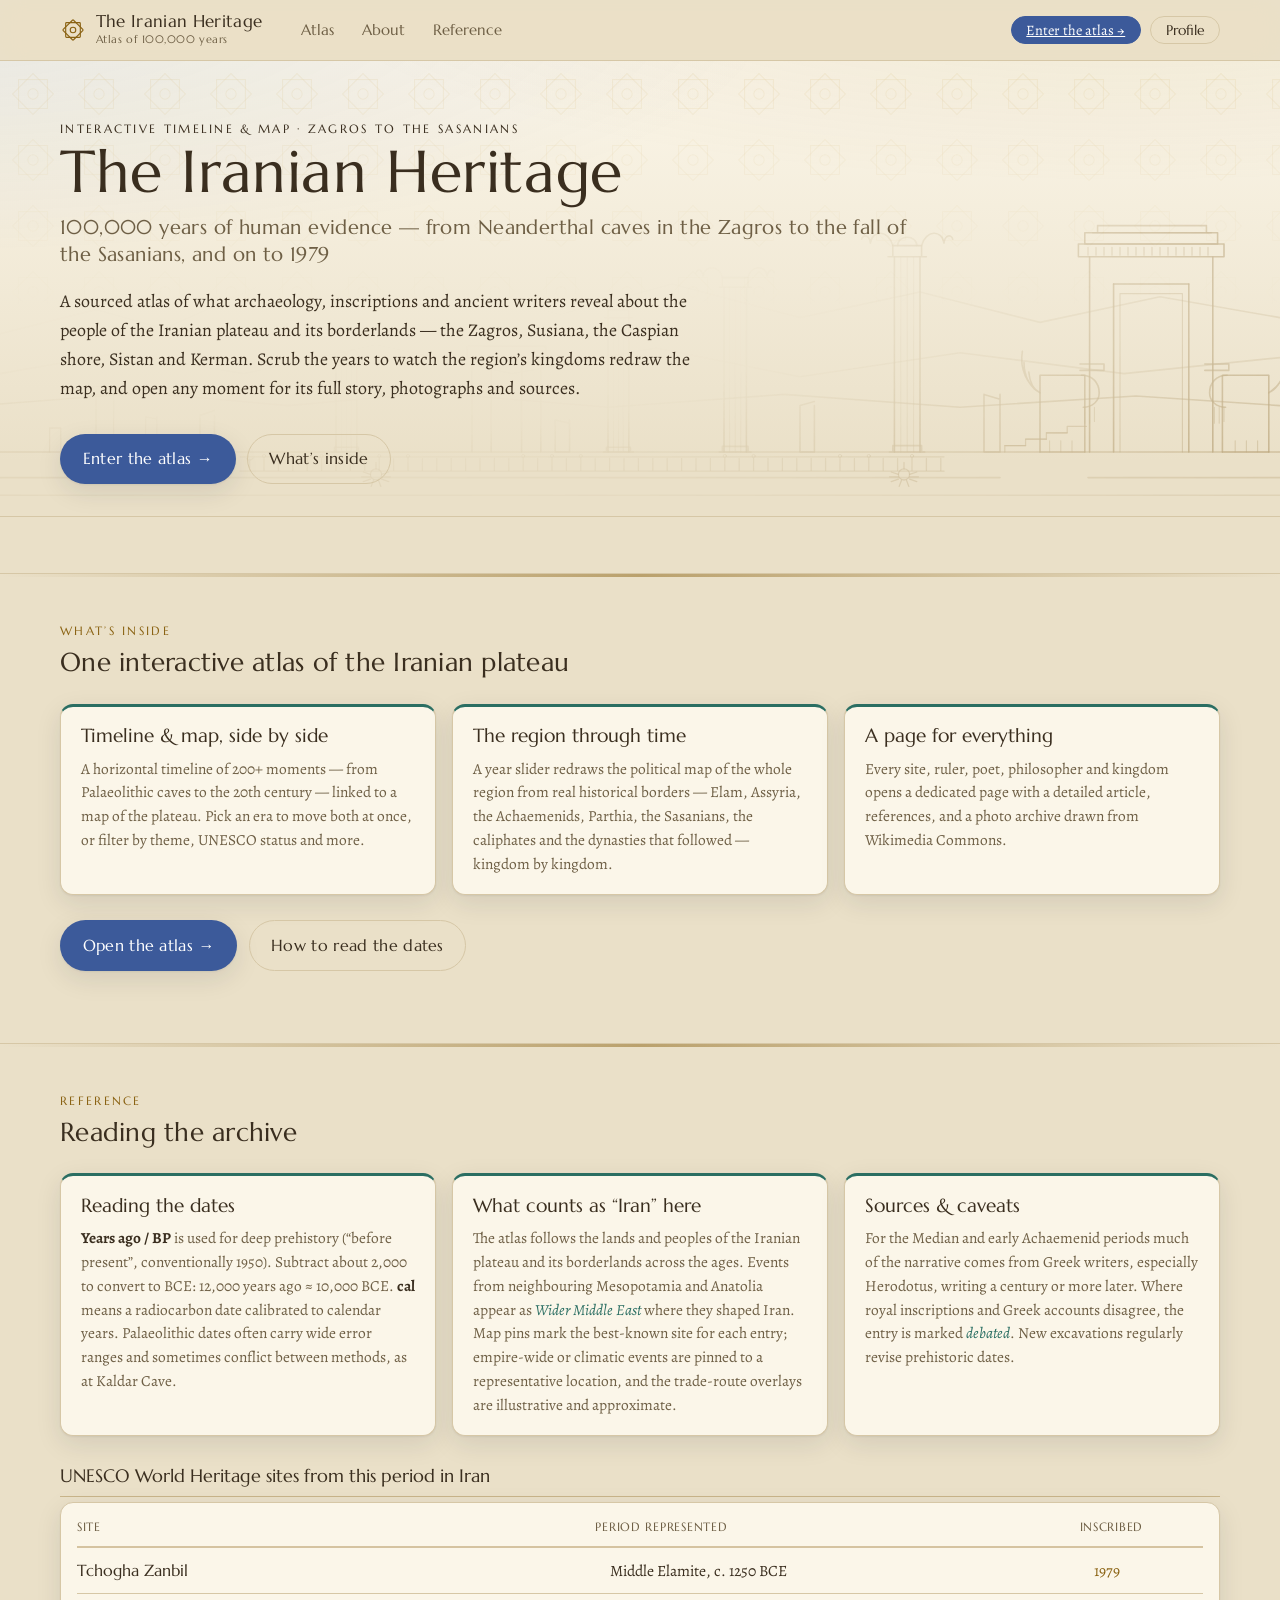
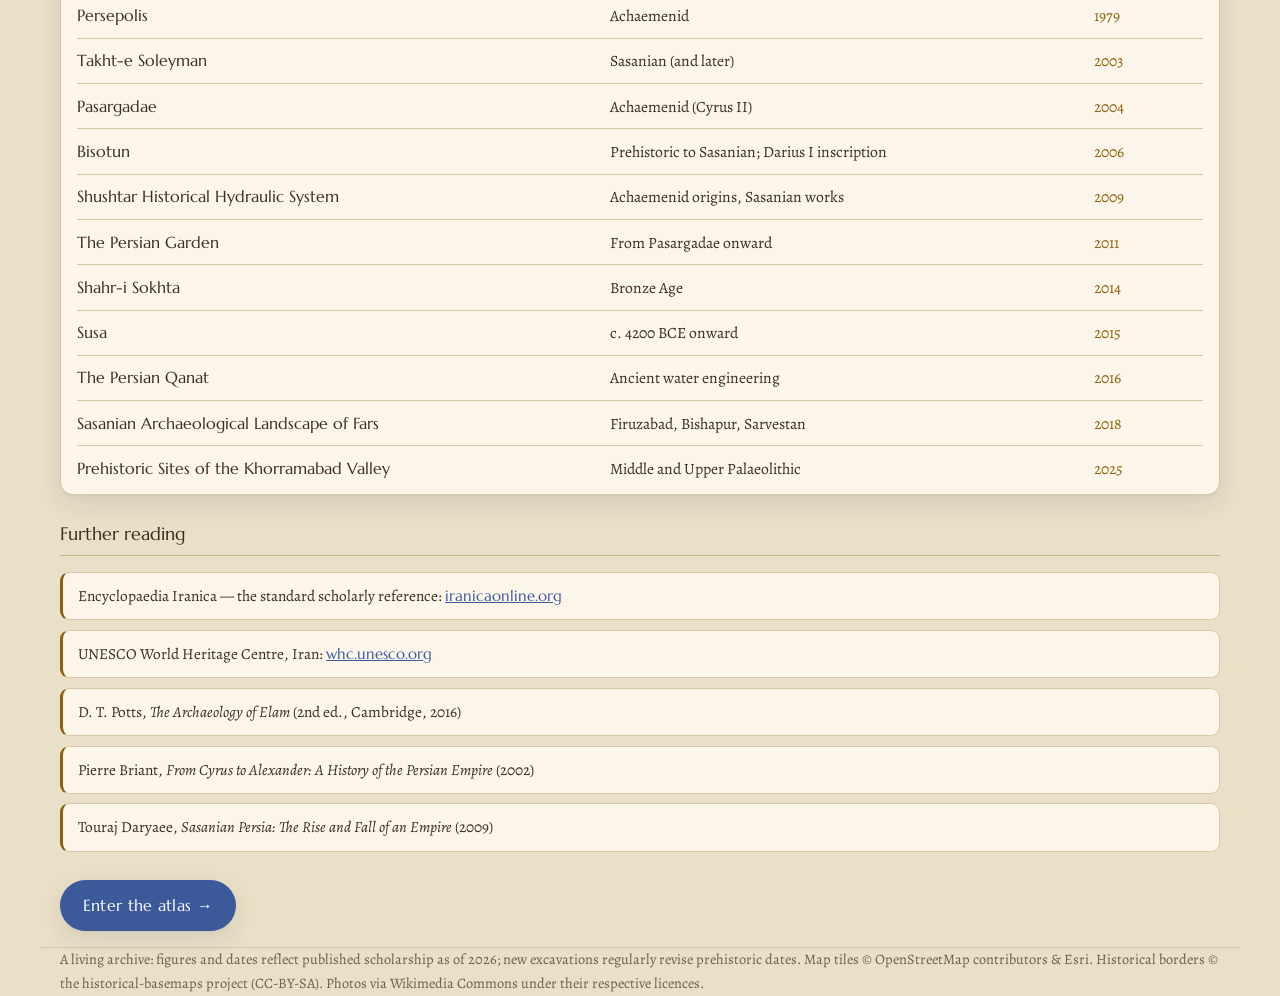
<file: index.html>
<!DOCTYPE html>
<html lang="en" data-theme="parchment">
<head>
<meta charset="utf-8">
<meta name="viewport" content="width=device-width, initial-scale=1, viewport-fit=cover">
<title>The Iranian Heritage — 100,000 years of human history</title>
<meta name="description" content="The Iranian Heritage: an interactive timeline and map of 100,000 years of human history on the Iranian Plateau, from Neanderthal caves in the Zagros to the fall of the Sasanians and beyond.">
<link rel="preconnect" href="https://fonts.googleapis.com">
<link rel="preconnect" href="https://fonts.gstatic.com" crossorigin>
<link href="https://fonts.googleapis.com/css2?family=Marcellus&family=Alegreya:ital,wght@0,400;0,500;0,700;1,400&display=swap" rel="stylesheet">
<link rel="stylesheet" href="css/style.css?v=6">
<link rel="stylesheet" href="css/redesign.css?v=19">
</head>
<body>
<span id="top"></span>

<!-- ============================ Masthead ============================ -->
<header class="masthead">
  <div class="wrap masthead-in">
    <a class="brand" href="#top" aria-label="The Iranian Heritage — home">
      <span class="brand-mark" aria-hidden="true">
        <svg viewBox="0 0 32 32" width="26" height="26"><g fill="none" stroke="currentColor" stroke-width="1.4">
          <rect x="7" y="7" width="18" height="18" rx="1"/>
          <rect x="7" y="7" width="18" height="18" rx="1" transform="rotate(45 16 16)"/>
          <circle cx="16" cy="16" r="3.4"/></g></svg>
      </span>
      <span class="brand-text"><b>The Iranian Heritage</b><em>Atlas of 100,000 years</em></span>
    </a>

    <nav class="masthead-nav" aria-label="Sections">
      <a href="explore.html">Atlas</a>
      <a href="#about">About</a>
      <a href="#reference">Reference</a>
    </nav>

    <div class="masthead-tools">
      <a class="iconbtn" href="explore.html">Enter the atlas →</a>
      <button type="button" class="iconbtn ghost2" id="btnProfile" title="Theme &amp; settings">Profile</button>
    </div>
  </div>
</header>

<!-- ============================ Hero ============================ -->
<header class="hero hero-landing">
  <div class="hero-motif" aria-hidden="true"></div>
  <div class="hero-skyline" aria-hidden="true"></div>
  <div class="wrap hero-in">
    <p class="eyebrow">Interactive timeline &amp; map · Zagros to the Sasanians</p>
    <h1 class="hero-title">The Iranian Heritage<span>100,000 years of human evidence — from Neanderthal caves in the Zagros to the fall of the Sasanians, and on to 1979</span></h1>
    <p class="hero-lead">A sourced atlas of what archaeology, inscriptions and ancient writers reveal about the people of the Iranian plateau and its borderlands — the Zagros, Susiana, the Caspian shore, Sistan and Kerman. Scrub the years to watch the region’s kingdoms redraw the map, and open any moment for its full story, photographs and sources.</p>

    <div class="hero-cta">
      <a class="cta primary" href="explore.html">Enter the atlas →</a>
      <a class="cta ghost" href="#about">What’s inside</a>
    </div>
  </div>
</header>

<!-- ============================ About / highlights ============================ -->
<section class="reference notes" id="about">
  <div class="wrap">
    <p class="eyebrow">What’s inside</p>
    <h2 class="section-title">One interactive atlas of the Iranian plateau</h2>

    <div class="ref-grid">
      <article class="ref-card">
        <h3>Timeline &amp; map, side by side</h3>
        <p>A horizontal timeline of 200+ moments — from Palaeolithic caves to the 20th century — linked to a map of the plateau. Pick an era to move both at once, or filter by theme, UNESCO status and more.</p>
      </article>
      <article class="ref-card">
        <h3>The region through time</h3>
        <p>A year slider redraws the political map of the whole region from real historical borders — Elam, Assyria, the Achaemenids, Parthia, the Sasanians, the caliphates and the dynasties that followed — kingdom by kingdom.</p>
      </article>
      <article class="ref-card">
        <h3>A page for everything</h3>
        <p>Every site, ruler, poet, philosopher and kingdom opens a dedicated page with a detailed article, references, and a photo archive drawn from Wikimedia Commons.</p>
      </article>
    </div>

    <div class="hero-cta" style="margin-top:1.6rem">
      <a class="cta primary" href="explore.html">Open the atlas →</a>
      <a class="cta ghost" href="#reference">How to read the dates</a>
    </div>
  </div>
</section>

<!-- ============================ Reference (texts) ============================ -->
<section class="reference notes" id="reference">
  <div class="wrap">
    <p class="eyebrow">Reference</p>
    <h2 class="section-title">Reading the archive</h2>

    <div class="ref-grid">
      <article class="ref-card">
        <h3>Reading the dates</h3>
        <p><strong>Years ago / BP</strong> is used for deep prehistory (“before present”, conventionally 1950). Subtract about 2,000 to convert to BCE: 12,000 years ago ≈ 10,000 BCE. <strong>cal</strong> means a radiocarbon date calibrated to calendar years. Palaeolithic dates often carry wide error ranges and sometimes conflict between methods, as at Kaldar Cave.</p>
      </article>
      <article class="ref-card">
        <h3>What counts as “Iran” here</h3>
        <p>The atlas follows the lands and peoples of the Iranian plateau and its borderlands across the ages. Events from neighbouring Mesopotamia and Anatolia appear as <em>Wider Middle East</em> where they shaped Iran. Map pins mark the best-known site for each entry; empire-wide or climatic events are pinned to a representative location, and the trade-route overlays are illustrative and approximate.</p>
      </article>
      <article class="ref-card">
        <h3>Sources &amp; caveats</h3>
        <p>For the Median and early Achaemenid periods much of the narrative comes from Greek writers, especially Herodotus, writing a century or more later. Where royal inscriptions and Greek accounts disagree, the entry is marked <em>debated</em>. New excavations regularly revise prehistoric dates.</p>
      </article>
    </div>

    <h3 class="ref-subhead">UNESCO World Heritage sites from this period in Iran</h3>
    <div class="table-scroll">
    <table>
      <thead><tr><th>Site</th><th>Period represented</th><th>Inscribed</th></tr></thead>
      <tbody>
        <tr><td>Tchogha Zanbil</td><td>Middle Elamite, c. 1250 BCE</td><td>1979</td></tr>
        <tr><td>Persepolis</td><td>Achaemenid</td><td>1979</td></tr>
        <tr><td>Takht-e Soleyman</td><td>Sasanian (and later)</td><td>2003</td></tr>
        <tr><td>Pasargadae</td><td>Achaemenid (Cyrus II)</td><td>2004</td></tr>
        <tr><td>Bisotun</td><td>Prehistoric to Sasanian; Darius I inscription</td><td>2006</td></tr>
        <tr><td>Shushtar Historical Hydraulic System</td><td>Achaemenid origins, Sasanian works</td><td>2009</td></tr>
        <tr><td>The Persian Garden</td><td>From Pasargadae onward</td><td>2011</td></tr>
        <tr><td>Shahr-i Sokhta</td><td>Bronze Age</td><td>2014</td></tr>
        <tr><td>Susa</td><td>c. 4200 BCE onward</td><td>2015</td></tr>
        <tr><td>The Persian Qanat</td><td>Ancient water engineering</td><td>2016</td></tr>
        <tr><td>Sasanian Archaeological Landscape of Fars</td><td>Firuzabad, Bishapur, Sarvestan</td><td>2018</td></tr>
        <tr><td>Prehistoric Sites of the Khorramabad Valley</td><td>Middle and Upper Palaeolithic</td><td>2025</td></tr>
      </tbody>
    </table>
    </div>

    <h3 class="ref-subhead">Further reading</h3>
    <ul class="reading-list">
      <li>Encyclopaedia Iranica — the standard scholarly reference: <a href="https://www.iranicaonline.org" target="_blank" rel="noopener">iranicaonline.org</a></li>
      <li>UNESCO World Heritage Centre, Iran: <a href="https://whc.unesco.org/en/statesparties/ir" target="_blank" rel="noopener">whc.unesco.org</a></li>
      <li>D. T. Potts, <em>The Archaeology of Elam</em> (2nd ed., Cambridge, 2016)</li>
      <li>Pierre Briant, <em>From Cyrus to Alexander: A History of the Persian Empire</em> (2002)</li>
      <li>Touraj Daryaee, <em>Sasanian Persia: The Rise and Fall of an Empire</em> (2009)</li>
    </ul>

    <div class="hero-cta" style="margin-top:1.8rem">
      <a class="cta primary" href="explore.html">Enter the atlas →</a>
    </div>
  </div>
</section>

<footer class="wrap">A living archive: figures and dates reflect published scholarship as of 2026; new excavations regularly revise prehistoric dates. Map tiles © OpenStreetMap contributors &amp; Esri. Historical borders © the historical-basemaps project (CC-BY-SA). Photos via Wikimedia Commons under their respective licences.</footer>

<!-- Profile: theme & settings (full account / content tools live in the atlas) -->
<div class="profile" id="profile" hidden role="dialog" aria-modal="true" aria-label="Theme and settings">
  <div class="profile-bar">
    <div class="profile-title">Theme &amp; settings</div>
    <button type="button" class="fp-x" id="profileClose" aria-label="Close">×</button>
  </div>
  <div class="profile-scroll">
    <div class="profile-doc">
      <section class="profile-card">
        <h3>Appearance</h3>
        <p class="profile-sub">Choose how the atlas looks. Your choice is saved in this browser and shared with the atlas.</p>
        <div class="seg themeseg" id="themeSeg" role="group" aria-label="Theme">
          <button type="button" data-theme="parchment" aria-pressed="true" title="Warm parchment">Paper</button>
          <button type="button" data-theme="light" aria-pressed="false" title="Light">Light</button>
          <button type="button" data-theme="dark" aria-pressed="false" title="Dark">Dark</button>
          <button type="button" data-theme="auto" aria-pressed="false" title="Match system">Auto</button>
        </div>
      </section>
      <section class="profile-card">
        <h3>Your account &amp; content</h3>
        <p class="profile-sub">Signing in, adding events and managing your content all happen inside the interactive atlas.</p>
        <div class="profile-actions"><a class="iconbtn" href="explore.html">Open the atlas →</a></div>
      </section>
    </div>
  </div>
</div>

<script src="js/theme.js?v=1"></script>
<script>
/* landing profile overlay: open/close only (theme is handled by theme.js) */
(function(){
  var p=document.getElementById("profile"); if(!p)return;
  function open(){p.hidden=false;document.body.style.overflow="hidden";requestAnimationFrame(function(){p.classList.add("show");});}
  function close(){p.classList.remove("show");document.body.style.overflow="";setTimeout(function(){p.hidden=true;},220);}
  var b=document.getElementById("btnProfile"); if(b)b.addEventListener("click",open);
  var x=document.getElementById("profileClose"); if(x)x.addEventListener("click",close);
  document.addEventListener("keydown",function(e){if(!p.hidden&&e.key==="Escape")close();});
})();
</script>
</body>
</html>
</file>
<file: css/style.css>
/* ============================================================
   histoviz — styles
   Themes: light (default) · dark · parchment · auto (system)
   ============================================================ */
:root{
  --bg:#EDF0F1; --surface:#F8FAFA; --surface2:#FFFFFF; --ink:#18223A; --muted:#4F5A72;
  --lapis:#23408E; --turq:#146F70; --gold:#8A6212; --rule:#C6CED4; --debate:#8C3A2B;
  --display:"Marcellus","Trajan Pro","Palatino Linotype",Palatino,Georgia,serif;
  --body:"Alegreya","Iowan Old Style","Palatino Linotype",Georgia,serif;
  --shadow:0 6px 24px rgba(24,34,58,.14);
  --panelw:min(440px,92vw);
  box-sizing:border-box;
  padding-top:env(safe-area-inset-top,0px);
  padding-bottom:env(safe-area-inset-bottom,0px);
}
:root[data-theme="dark"]{
  --bg:#0F1522; --surface:#161E2E; --surface2:#1D283B; --ink:#E4E8EF; --muted:#A3AEC2;
  --lapis:#8EA7EE; --turq:#5CC6BE; --gold:#DDB45E; --rule:#2A3448; --debate:#E8907C;
  --shadow:0 6px 24px rgba(0,0,0,.5);
}
:root[data-theme="parchment"]{
  --bg:#EAE0C8; --surface:#F5EEDC; --surface2:#FBF6E9; --ink:#3A2E1F; --muted:#6E5F45;
  --lapis:#3C5A9A; --turq:#2A6E62; --gold:#8A6212; --rule:#D6C7A6; --debate:#9C4326;
  --shadow:0 6px 24px rgba(74,58,32,.22);
}
@media (prefers-color-scheme: dark){
  :root[data-theme="auto"], :root:not([data-theme]){
    --bg:#0F1522; --surface:#161E2E; --surface2:#1D283B; --ink:#E4E8EF; --muted:#A3AEC2;
    --lapis:#8EA7EE; --turq:#5CC6BE; --gold:#DDB45E; --rule:#2A3448; --debate:#E8907C;
    --shadow:0 6px 24px rgba(0,0,0,.5);
  }
}
*,*::before,*::after{box-sizing:inherit}
html{scroll-behavior:smooth}
@media (prefers-reduced-motion: reduce){html{scroll-behavior:auto}*{transition:none !important}}
body{margin:0;background:var(--bg);color:var(--ink);font-family:var(--body);font-size:1.05rem;line-height:1.6}
a{color:var(--lapis)}
:focus-visible{outline:3px solid var(--turq);outline-offset:2px}
.wrap{max-width:1180px;margin:0 auto;padding:0 1.25rem}
[hidden]{display:none !important}

/* ---------- top bar ---------- */
.topbar{display:flex;align-items:center;gap:1rem;justify-content:space-between;padding:.9rem 0 .3rem}
.brand{font-family:var(--display);font-size:1.05rem;letter-spacing:.04em;color:var(--muted)}
.brand b{color:var(--ink);font-weight:400}
.top-actions{display:flex;align-items:center;gap:.5rem}
.seg{display:inline-flex;border:1px solid var(--rule);border-radius:999px;overflow:hidden;background:var(--surface)}
.seg button{font:inherit;font-size:.85rem;border:0;background:none;color:var(--ink);padding:.3rem .7rem;cursor:pointer;line-height:1}
.seg button[aria-pressed="true"]{background:var(--ink);color:var(--bg)}
.seg.icons button{padding:.35rem .55rem;font-size:1rem}

/* ---------- hero ---------- */
header.hero{padding:1rem 0 1rem}
.hero h1{font-family:var(--display);font-weight:400;font-size:clamp(2rem,5.2vw,3.4rem);line-height:1.04;margin:0 0 .4rem;letter-spacing:.01em}
.hero h1 span{display:block;font-size:.4em;color:var(--muted);margin-top:.5rem;letter-spacing:.02em}
.hero p{max-width:72ch;margin:.7rem 0 0;color:var(--ink)}
.hint{margin-top:.8rem;font-size:.95rem;color:var(--muted)}
.hint b{color:var(--turq);font-weight:400;font-family:var(--display)}

/* ---------- ribbon ---------- */
.ribbon-block{margin:1.4rem 0 .25rem}
.ribbon-top{display:flex;justify-content:space-between;align-items:baseline;gap:1rem;flex-wrap:wrap;margin-bottom:.5rem}
.ribbon-top h2{font-family:var(--display);font-weight:400;font-size:1.15rem;margin:0}
.ribbon{display:flex;height:54px;border-radius:6px;overflow:hidden;gap:2px;background:var(--rule)}
.ribbon button{border:0;padding:0 .4rem;color:#fff;font-family:var(--display);font-size:.8rem;line-height:1.15;cursor:pointer;min-width:3px;overflow:hidden;text-align:left;transition:flex-basis .6s ease}
.ribbon button .lbl{display:block;white-space:normal}
.ribbon button .yrs{display:block;font-family:var(--body);font-size:.7rem;opacity:.85}
.ribbon.true .narrow .lbl,.ribbon.true .narrow .yrs{visibility:hidden}
.ribbon-note{font-size:.92rem;color:var(--muted);margin:.45rem 0 0;min-height:1.4em}

/* ---------- controls ---------- */
.controls{position:sticky;top:0;z-index:600;background:var(--bg);padding:.7rem 0 .6rem;border-bottom:1px solid var(--rule);padding-top:calc(.7rem + env(safe-area-inset-top,0px))}
.controls .wrap{display:flex;flex-wrap:wrap;gap:.6rem;align-items:center}
.search{flex:1 1 220px;font:inherit;font-size:1rem;padding:.45rem .8rem;border:1px solid var(--rule);border-radius:6px;background:var(--surface);color:var(--ink)}
.chips{display:flex;flex-wrap:wrap;gap:.35rem}
.chip{font:inherit;font-size:.88rem;padding:.25rem .7rem;border-radius:999px;border:1px solid var(--rule);background:var(--surface);color:var(--ink);cursor:pointer}
.chip[aria-pressed="false"]{opacity:.5;text-decoration:line-through}
.chip i{display:inline-block;width:.6rem;height:.6rem;border-radius:50%;margin-right:.35rem;vertical-align:.05em}
.chip.flag[aria-pressed="true"]{background:var(--ink);color:var(--bg)}
.chip.flag.unesco[aria-pressed="true"]{background:var(--turq);color:#fff;border-color:var(--turq)}
.chip.flag.debate[aria-pressed="true"]{background:var(--debate);color:#fff;border-color:var(--debate)}
.count{font-size:.9rem;color:var(--muted);margin-left:auto}

/* ---------- stage: map + timeline ---------- */
.stage{margin:1rem auto 0}
.mapwrap{position:relative;height:clamp(360px,54vh,680px);border-radius:12px;overflow:hidden;border:1px solid var(--rule);box-shadow:var(--shadow)}
#map{position:absolute;inset:0;background:var(--surface)}
#map.map-dark .leaflet-tile-pane{filter:invert(1) hue-rotate(180deg) brightness(.92) contrast(.9)}
#map.map-parchment .leaflet-tile-pane{filter:sepia(.55) saturate(.75) brightness(1.03) contrast(.96)}
.leaflet-container{font-family:var(--body);background:var(--surface)}
.leaflet-popup-content{font-family:var(--body);font-size:.95rem;line-height:1.35}
.leaflet-popup-content b{font-family:var(--display);font-weight:400;font-size:1.02rem}
.leaflet-bar a{background:var(--surface2);color:var(--ink);border-color:var(--rule)}

/* cluster icons */
.hv-cluster{background:transparent}
.hv-cluster div{width:34px;height:34px;border-radius:50%;display:flex;align-items:center;justify-content:center;
  font-family:var(--display);font-size:.85rem;color:#fff;background:rgba(35,64,142,.85);border:2px solid #fff;box-shadow:0 1px 4px rgba(0,0,0,.4)}

/* map layer toggle box */
.map-layers{position:absolute;left:10px;top:10px;z-index:500;background:var(--surface2);border:1px solid var(--rule);
  border-radius:8px;box-shadow:var(--shadow);padding:.4rem .55rem;font-size:.82rem;max-width:60%}
.map-layers h4{margin:.1rem 0 .3rem;font-family:var(--display);font-weight:400;font-size:.82rem;color:var(--muted);letter-spacing:.03em}
.map-layers label{display:flex;align-items:center;gap:.4rem;cursor:pointer;padding:.12rem 0;white-space:nowrap}
.map-layers input{accent-color:var(--lapis)}
.map-layers .swatch{width:1.1rem;height:0;border-top-width:3px;border-top-style:solid;display:inline-block}

/* ---------- horizontal timeline (3D stage) ---------- */
.tl-scroll{margin-top:1rem;height:clamp(430px,56vh,700px);overflow-x:auto;overflow-y:hidden;
  border:1px solid var(--rule);border-radius:12px;scrollbar-color:var(--rule) transparent;
  perspective:1400px;perspective-origin:50% 50%;cursor:grab;
  background:
    radial-gradient(120% 90% at 50% 0%, color-mix(in srgb,var(--surface2) 88%,transparent), transparent 60%),
    radial-gradient(130% 120% at 50% 120%, color-mix(in srgb,var(--lapis) 12%,transparent), transparent 55%),
    var(--surface)}
.tl-scroll.grabbing{cursor:grabbing}
.tl-track{position:relative;height:100%;display:flex;align-items:stretch;min-width:100%;width:max-content;
  transform-style:preserve-3d;
  background:linear-gradient(90deg,transparent,var(--rule) 8%,var(--rule) 92%,transparent) left center/100% 2px no-repeat}
.tl-era{display:flex;height:100%;position:relative;transform-style:preserve-3d}
.tl-era-tab{flex:0 0 48px;display:flex;align-items:center;justify-content:center;color:#fff;
  font-family:var(--display);writing-mode:vertical-rl;transform:rotate(180deg);text-align:center;
  padding:.6rem .2rem;letter-spacing:.03em;font-size:.98rem;position:relative;z-index:3;line-height:1.1;
  background-image:linear-gradient(180deg,rgba(255,255,255,.18),rgba(0,0,0,.12));box-shadow:2px 0 10px rgba(0,0,0,.18)}
.tl-item{position:relative;flex:0 0 266px;height:100%;transform-style:preserve-3d}
.tl-item::after{content:"";position:absolute;left:50%;transform:translateX(-50%);width:2px;
  background:linear-gradient(var(--accent,var(--rule)),transparent);z-index:1}
.tl-item[data-side="up"]::after{bottom:calc(50% + 7px);height:26px}
.tl-item[data-side="down"]::after{top:calc(50% + 7px);height:26px}
.tl-dot{position:absolute;left:50%;top:50%;transform:translate(-50%,-50%);width:16px;height:16px;
  border-radius:50%;border:2px solid var(--surface2);z-index:4;cursor:pointer;padding:0;
  box-shadow:0 2px 6px rgba(0,0,0,.35);transition:transform .2s cubic-bezier(.34,1.56,.64,1),box-shadow .2s ease}
.tl-dot.has-media::after{content:"";position:absolute;inset:-6px;border-radius:50%;
  border:2px solid var(--accent,var(--gold));opacity:.55;animation:pulse 2.6s ease-out infinite}
@keyframes pulse{0%{transform:scale(.7);opacity:.6}70%{transform:scale(1.35);opacity:0}100%{opacity:0}}
.tl-date{position:absolute;left:50%;transform:translateX(-50%);font-family:var(--display);font-size:.82rem;
  color:var(--muted);white-space:nowrap;z-index:2;padding:0 6px;
  background:color-mix(in srgb,var(--surface) 80%,transparent);border-radius:4px}
.tl-item[data-side="up"] .tl-date{top:calc(50% + 11px)}
.tl-item[data-side="down"] .tl-date{bottom:calc(50% + 11px)}
.tl-card{position:absolute;left:14px;right:14px;background:var(--surface2);border:1px solid var(--rule);
  border-radius:11px;padding:.7rem .8rem;cursor:pointer;overflow:hidden;transform-origin:center;
  box-shadow:0 6px 16px rgba(0,0,0,.12),0 1px 2px rgba(0,0,0,.08);
  opacity:0;transform:translateZ(-90px) translateY(var(--enterY,14px)) rotateX(var(--enterRX,8deg));
  transition:opacity .5s ease,transform .45s cubic-bezier(.22,1,.36,1),border-color .2s ease,box-shadow .3s ease}
.tl-card::before{content:"";position:absolute;left:0;top:0;bottom:0;width:4px;background:var(--accent,var(--ink))}
.tl-item.in .tl-card{opacity:1;transform:translateZ(0) translateY(0) rotateX(0)}
.tl-item[data-side="up"] .tl-card{bottom:calc(50% + 34px);max-height:calc(50% - 46px)}
.tl-item[data-side="down"] .tl-card{top:calc(50% + 34px);max-height:calc(50% - 46px)}
.tl-card h3{font-family:var(--body);font-weight:700;font-size:1.02rem;margin:0 0 .12rem;line-height:1.22;padding-left:.4rem}
.tl-card .place{font-style:italic;color:var(--muted);font-size:.85rem;margin:0 0 .28rem;padding-left:.4rem}
.tl-card p{margin:0 0 .4rem;font-size:.87rem;line-height:1.42;padding-left:.4rem;color:var(--muted);
  display:-webkit-box;-webkit-line-clamp:3;-webkit-box-orient:vertical;overflow:hidden}
.tl-card .tl-tags{display:flex;flex-wrap:wrap;gap:.3rem;padding-left:.4rem}
.tl-item.in:hover{z-index:10}
.tl-item.in:hover .tl-card{border-color:var(--muted);
  transform:translateZ(60px) translateY(-6px) rotateX(-4deg);
  box-shadow:0 26px 46px rgba(0,0,0,.28),0 6px 14px rgba(0,0,0,.16)}
.tl-item.in:hover .tl-dot{transform:translate(-50%,-50%) scale(1.25)}
.tl-item.in.active{z-index:11}
.tl-item.in.active .tl-card{border-color:var(--gold);
  transform:translateZ(80px) translateY(-4px) scale(1.02);
  box-shadow:0 30px 55px rgba(0,0,0,.32),0 0 0 2px color-mix(in srgb,var(--gold) 55%,transparent)}
.tl-item.in.active .tl-dot{transform:translate(-50%,-50%) scale(1.6);
  box-shadow:0 0 0 5px color-mix(in srgb,var(--gold) 45%,transparent),0 2px 8px rgba(0,0,0,.4)}
@media (prefers-reduced-motion: reduce){
  .tl-card{opacity:1;transform:none}
  .tl-dot.has-media::after{animation:none}
  .tl-item.in:hover .tl-card,.tl-item.in.active .tl-card{transform:translateY(-3px)}
}

/* tags */
.tag{font-size:.72rem;padding:.03rem .45rem;border-radius:4px;border:1px solid var(--rule);color:var(--muted);display:inline-block}
.tag.debated{border-color:var(--debate);color:var(--debate)}
.tag.unesco{border-color:var(--turq);color:var(--turq)}
.tag.media{border-color:var(--lapis);color:var(--lapis)}
.empty{padding:2rem 1.4rem;color:var(--muted);align-self:center}

/* ---------- detail panel (read more) ---------- */
.scrim{position:fixed;inset:0;background:rgba(10,14,22,.45);z-index:900;opacity:0;transition:opacity .25s ease}
.scrim.show{opacity:1}
.panel{position:fixed;top:0;right:0;height:100%;width:var(--panelw);max-width:100%;background:var(--surface2);
  z-index:901;box-shadow:-8px 0 30px rgba(0,0,0,.28);transform:translateX(100%);transition:transform .3s ease;
  display:flex;flex-direction:column;border-left:1px solid var(--rule)}
:root[dir="rtl"] .panel{right:auto;left:0;transform:translateX(-100%);border-left:0;border-right:1px solid var(--rule);box-shadow:8px 0 30px rgba(0,0,0,.28)}
.panel.show{transform:translateX(0)}
.panel-head{display:flex;align-items:center;gap:.5rem;padding:.7rem .9rem;border-bottom:1px solid var(--rule);flex:0 0 auto}
.panel-head .nav{display:flex;gap:.3rem;margin-left:auto}
.panel-head button{font:inherit;border:1px solid var(--rule);background:var(--surface);color:var(--ink);
  border-radius:7px;width:2rem;height:2rem;cursor:pointer;display:flex;align-items:center;justify-content:center;font-size:1.1rem}
.panel-head button:hover{background:var(--rule)}
.panel-era{font-family:var(--display);font-size:.85rem;color:#fff;padding:.15rem .6rem;border-radius:999px}
.panel-body{overflow:auto;padding:1rem 1.15rem 2rem;flex:1 1 auto}
.panel-figure{margin:0 0 1rem;border-radius:10px;overflow:hidden;border:1px solid var(--rule);background:var(--surface)}
.panel-figure img{display:block;width:100%;height:auto;max-height:320px;object-fit:cover}
.panel-figure figcaption{font-size:.78rem;color:var(--muted);padding:.4rem .6rem;line-height:1.3}
.panel-date{font-family:var(--display);color:var(--muted);font-size:.95rem}
.panel h2{font-family:var(--display);font-weight:400;font-size:1.6rem;line-height:1.15;margin:.15rem 0 .1rem}
.panel .place{font-style:italic;color:var(--muted);margin:0 0 .5rem}
.panel .tags{display:flex;flex-wrap:wrap;gap:.35rem;margin-bottom:.9rem}
.panel .summary{font-size:1.05rem;margin:0 0 .8rem}
.panel .body p{margin:0 0 .7rem}
.panel .body.pending{color:var(--muted);font-style:italic}
.panel h3{font-family:var(--display);font-weight:400;font-size:1.05rem;color:var(--muted);letter-spacing:.02em;
  margin:1.3rem 0 .4rem;border-bottom:1px solid var(--rule);padding-bottom:.2rem}
.refs{list-style:none;margin:0;padding:0}
.refs li{margin:0 0 .4rem;font-size:.95rem;line-height:1.35;padding-left:1.1rem;position:relative}
.refs li::before{content:"›";position:absolute;left:.2rem;color:var(--muted)}
.related{display:flex;flex-wrap:wrap;gap:.4rem}
.rel-chip{font:inherit;font-size:.85rem;text-align:left;border:1px solid var(--rule);background:var(--surface);
  color:var(--ink);border-radius:8px;padding:.3rem .55rem;cursor:pointer;display:flex;gap:.4rem;align-items:center;max-width:100%}
.rel-chip i{width:.55rem;height:.55rem;border-radius:50%;flex:0 0 auto}
.rel-chip span{overflow:hidden;text-overflow:ellipsis;white-space:nowrap}
.panel-actions{display:flex;gap:.5rem;flex-wrap:wrap;margin-top:.6rem}
.btn{font:inherit;font-size:.92rem;border:1px solid var(--rule);background:var(--surface);color:var(--ink);
  border-radius:8px;padding:.4rem .8rem;cursor:pointer}
.btn.primary{background:var(--lapis);color:#fff;border-color:var(--lapis)}

/* ---------- notes ---------- */
.notes{border-top:1px solid var(--rule);margin-top:3rem;padding-top:2rem}
.notes h2{font-family:var(--display);font-weight:400;font-size:1.6rem;margin:0 0 .6rem}
.notes h3{font-size:1.1rem;margin:1.6rem 0 .3rem}
.notes p,.notes li{max-width:70ch}
.table-scroll{overflow-x:auto}
table{border-collapse:collapse;min-width:520px;font-size:.98rem}
th,td{text-align:left;padding:.35rem .8rem .35rem 0;border-bottom:1px solid var(--rule);vertical-align:top}
th{font-family:var(--display);font-weight:400;color:var(--muted)}
footer{padding:2rem 0 3rem;color:var(--muted);font-size:.92rem}

/* ---------- responsive ---------- */
@media (max-width:640px){
  .ribbon{height:48px}
  .ribbon button{font-size:.68rem;padding:0 .2rem}
  .ribbon button .yrs{display:none}
  .tl-item{flex-basis:220px}
  .panel{--panelw:100vw}
  .map-layers{font-size:.78rem;max-width:52%}
}

/* ---------- admin: button, modal, toast ---------- */
.iconbtn{font:inherit;font-size:.9rem;border:1px solid var(--lapis);background:var(--lapis);color:#fff;
  border-radius:999px;padding:.35rem .9rem;cursor:pointer;line-height:1;white-space:nowrap}
.iconbtn:hover{filter:brightness(1.08)}
.btn.ghost{background:transparent}

.modal{position:fixed;z-index:951;top:50%;left:50%;transform:translate(-50%,-50%) scale(.96);
  width:min(560px,94vw);max-height:90vh;overflow:auto;background:var(--surface2);border:1px solid var(--rule);
  border-radius:14px;box-shadow:0 30px 70px rgba(0,0,0,.4);opacity:0;transition:opacity .2s ease,transform .2s ease}
.modal.show{opacity:1;transform:translate(-50%,-50%) scale(1)}
#admScrim{z-index:950;background:rgba(10,14,22,.55)}
.modal-head{display:flex;align-items:center;justify-content:space-between;gap:1rem;padding:.9rem 1.1rem;
  border-bottom:1px solid var(--rule);position:sticky;top:0;background:var(--surface2);z-index:2}
.modal-head h2{font-family:var(--display);font-weight:400;font-size:1.4rem;margin:0}
.modal-head button{border:0;background:none;color:var(--muted);font-size:1.5rem;line-height:1;cursor:pointer;padding:.1rem .4rem;border-radius:6px}
.modal-head button:hover{background:var(--rule)}
.modal-body{padding:1rem 1.1rem;display:flex;flex-direction:column;gap:.7rem}
.modal-body label{display:flex;flex-direction:column;gap:.25rem;font-size:.9rem;color:var(--muted)}
.modal-body label.check{flex-direction:row;align-items:center;gap:.5rem}
.modal-body .opt{color:var(--muted);opacity:.75;font-size:.82rem}
.modal-body input,.modal-body select,.modal-body textarea{font:inherit;font-size:1rem;color:var(--ink);
  background:var(--surface);border:1px solid var(--rule);border-radius:8px;padding:.5rem .65rem;width:100%}
.modal-body textarea{resize:vertical;line-height:1.4}
.grid2{display:grid;grid-template-columns:1fr 1fr;gap:.7rem}
.modal-actions{display:flex;gap:.5rem;flex-wrap:wrap;margin-top:.4rem;position:sticky;bottom:0;
  background:var(--surface2);padding-top:.6rem}
.modal-list{padding:0 1.1rem 1.1rem}
.modal-list:empty{display:none}
.adm-row{display:flex;align-items:center;gap:.6rem;padding:.4rem .2rem;border-top:1px solid var(--rule);font-size:.92rem}
.adm-row .yr{font-family:var(--display);color:var(--muted);min-width:5.5rem}
.adm-row .ti{flex:1 1 auto;overflow:hidden;text-overflow:ellipsis;white-space:nowrap}
.adm-row button{font:inherit;font-size:.82rem;border:1px solid var(--rule);background:var(--surface);
  color:var(--ink);border-radius:6px;padding:.2rem .55rem;cursor:pointer}
.adm-hint{font-size:.85rem;color:var(--muted);margin:.2rem 0 .6rem}

.toast{position:fixed;left:50%;bottom:24px;transform:translateX(-50%);z-index:1000;
  background:var(--ink);color:var(--bg);padding:.6rem 1rem;border-radius:999px;font-size:.92rem;
  box-shadow:var(--shadow);max-width:90vw}

@media (max-width:520px){.grid2{grid-template-columns:1fr}}

/* auth */
.iconbtn.ghost2{background:transparent;color:var(--ink);border-color:var(--rule)}
.iconbtn.ghost2:hover{background:var(--rule);filter:none}
.userchip{font-size:.88rem;color:var(--muted);padding:.32rem .7rem;border:1px solid var(--rule);
  border-radius:999px;background:var(--surface);white-space:nowrap}
.modal.small{width:min(400px,94vw)}
.auth-note{font-size:.8rem;color:var(--muted);margin:.7rem 0 0;line-height:1.45}
.adm-row select{font:inherit;font-size:.85rem;padding:.15rem .4rem;border:1px solid var(--rule);
  border-radius:6px;background:var(--surface);color:var(--ink);width:auto}
.adm-row em{font-style:normal;color:var(--turq);font-size:.82rem}

/* RTL */
:root[dir="rtl"] body{direction:rtl}
:root[dir="rtl"] .count{margin-left:0;margin-right:auto}
:root[dir="rtl"] .tl-card{padding-left:.7rem;padding-right:.7rem}
:root[dir="rtl"] .tl-card h3,:root[dir="rtl"] .tl-card .place,:root[dir="rtl"] .tl-card p,:root[dir="rtl"] .tl-card .tl-tags{padding-left:0;padding-right:.4rem}
:root[dir="rtl"] .tl-card::before{left:auto;right:0}

/* ============================================================
   v6 — richer ribbon, explore bar, full-page, map-of-time, 3D
   ============================================================ */

/* richer era ribbon (Jump to an era) */
.ribbon{height:auto;min-height:72px;gap:5px;background:transparent;border-radius:0;overflow:visible}
.ribbon button{position:relative;display:flex;align-items:center;gap:.5rem;padding:.5rem .6rem;border-radius:11px;
  color:#fff;overflow:hidden;text-align:left;min-width:3px;
  background:linear-gradient(157deg,color-mix(in srgb,var(--erc) 96%,#fff 6%),color-mix(in srgb,var(--erc) 60%,#000 24%));
  box-shadow:0 3px 10px rgba(0,0,0,.18),inset 0 1px 0 rgba(255,255,255,.28);
  transition:transform .18s ease,box-shadow .18s ease,flex-basis .6s ease}
.ribbon button::after{content:"";position:absolute;inset:0;background:linear-gradient(180deg,rgba(255,255,255,.22),transparent 45%);pointer-events:none}
.ribbon button:hover{transform:translateY(-3px);box-shadow:0 12px 24px rgba(0,0,0,.3),inset 0 1px 0 rgba(255,255,255,.35)}
.ribbon .er-ic{font-size:1.2rem;flex:0 0 auto;filter:drop-shadow(0 1px 1px rgba(0,0,0,.45))}
.ribbon .er-txt{display:flex;flex-direction:column;min-width:0;flex:1 1 auto;z-index:1}
.ribbon .lbl{font-family:var(--display);font-size:.92rem;line-height:1.08;white-space:normal}
.ribbon .yrs{font-family:var(--body);font-size:.7rem;opacity:.92;white-space:nowrap;overflow:hidden;text-overflow:ellipsis}
.ribbon .er-n{flex:0 0 auto;font-size:.72rem;background:rgba(0,0,0,.3);border-radius:999px;padding:.06rem .45rem;z-index:1}
.ribbon.true .narrow{padding:.3rem}
.ribbon.true .narrow .er-txt,.ribbon.true .narrow .er-n{display:none}
@media (max-width:640px){.ribbon .yrs,.ribbon .er-n{display:none}.ribbon button{padding:.4rem}}

/* explore bar */
.view-bar{display:flex;align-items:center;gap:.6rem;margin-top:1rem;flex-wrap:wrap}
.vb-label{font-family:var(--display);color:var(--muted);letter-spacing:.06em;font-size:.9rem}
.vb-btn{font:inherit;font-size:.95rem;border:1px solid var(--rule);background:var(--surface);color:var(--ink);
  border-radius:999px;padding:.45rem 1rem;cursor:pointer;transition:transform .15s,box-shadow .15s,background .15s}
.vb-btn:hover{transform:translateY(-2px);box-shadow:var(--shadow);background:var(--surface2)}

/* shared full-screen shells */
.fullpage,.mapoftime,.scene3d{position:fixed;inset:0;z-index:1200;background:var(--bg);display:flex;flex-direction:column;overflow:hidden}
.fp-x{border:1px solid var(--rule);background:var(--surface);color:var(--ink);border-radius:8px;width:2.1rem;height:2.1rem;font-size:1.2rem;cursor:pointer}
.fp-x:hover{background:var(--rule)}

/* full-page reader */
.fp-bar{display:flex;align-items:center;gap:1rem;padding:.7rem 1rem;border-bottom:1px solid var(--rule);background:var(--surface);flex:0 0 auto}
.fp-back{font:inherit;border:1px solid var(--rule);background:var(--surface2);color:var(--ink);border-radius:8px;padding:.4rem .8rem;cursor:pointer}
.fp-crumb{font-family:var(--display);color:var(--muted)}
.fp-actions{margin-left:auto;display:flex;gap:.5rem;align-items:center}
.fp-scroll{overflow:auto;flex:1 1 auto}
.fp-doc{max-width:860px;margin:0 auto;padding:0 0 4rem}
.fp-hero{min-height:min(46vh,400px);background-size:cover;background-position:center;display:flex;align-items:flex-end;color:#fff}
.fp-hero.nohero{background:linear-gradient(135deg,var(--surface2),var(--rule));min-height:180px;color:var(--ink)}
.fp-hero-in{padding:1.8rem 1.4rem;width:100%}
.fp-hero h1{font-family:var(--display);font-weight:400;font-size:clamp(2rem,5vw,3.4rem);line-height:1.05;margin:.3rem 0 .2rem;text-shadow:0 2px 14px rgba(0,0,0,.5)}
.fp-hero .fp-date{font-family:var(--display);opacity:.9}
.fp-hero .fp-place{font-style:italic;opacity:.92;margin-bottom:.5rem}
.fp-hero .tags .tag{border-color:rgba(255,255,255,.5);color:#fff}
.fp-hero.nohero .tags .tag{border-color:var(--rule);color:var(--muted)}
.fp-credit{max-width:820px;margin:.5rem auto 0;padding:0 1.4rem;font-size:.78rem;color:var(--muted)}
.fp-lead{max-width:820px;margin:1.2rem auto;padding:0 1.4rem;font-size:1.25rem;line-height:1.5}
.fp-article,.fp-edit{max-width:820px;margin:0 auto;padding:0 1.4rem;font-size:1.08rem;line-height:1.7}
.fp-article p,.fp-edit p{margin:0 0 1rem}
.fp-article h2,.fp-edit h2{font-family:var(--display);font-weight:400;font-size:1.7rem;margin:1.8rem 0 .6rem}
.fp-article blockquote,.fp-edit blockquote{margin:1.2rem 0;padding:.4rem 1.2rem;border-left:3px solid var(--gold);color:var(--muted);font-style:italic}
.fp-article img,.fp-edit img{max-width:100%;height:auto;border-radius:10px;margin:.6rem 0}
.fp-article a{color:var(--lapis)}
.fp-h{max-width:820px;margin:2rem auto .6rem;padding:0 1.4rem;font-family:var(--display);font-weight:400;font-size:1.3rem;color:var(--muted);border-bottom:1px solid var(--rule)}
.fp-gallery{max-width:820px;margin:0 auto;padding:0 1.4rem;display:grid;grid-template-columns:repeat(auto-fill,minmax(180px,1fr));gap:.7rem}
.fp-gallery figure{margin:0;border:1px solid var(--rule);border-radius:10px;overflow:hidden;background:var(--surface)}
.fp-gallery img{width:100%;height:150px;object-fit:cover;display:block}
.fp-gallery figcaption{font-size:.75rem;color:var(--muted);padding:.35rem .5rem}
.fp-doc .refs,.fp-doc .related{max-width:820px;margin:0 auto;padding:0 1.4rem}
.fp-muted{color:var(--muted)}
.fp-savebar{max-width:820px;margin:1.6rem auto 0;padding:0 1.4rem;display:flex;gap:.6rem;flex-wrap:wrap}
/* editor */
.fp-toolbar{position:sticky;top:0;z-index:2;max-width:820px;margin:0 auto 0;padding:.5rem 1.4rem;display:flex;gap:.3rem;flex-wrap:wrap;align-items:center;background:var(--surface);border-top:1px solid var(--rule);border-bottom:1px solid var(--rule)}
.fp-toolbar button{font:inherit;min-width:2rem;height:2rem;border:1px solid var(--rule);background:var(--surface2);color:var(--ink);border-radius:6px;cursor:pointer}
.fp-toolbar button:hover{background:var(--rule)}
.fp-toolbar input,.fp-add input{font:inherit;border:1px solid var(--rule);background:var(--surface2);color:var(--ink);border-radius:6px;padding:.35rem .5rem}
.fp-toolbar #fpUrl{flex:1 1 160px;min-width:120px}
.fp-tsep{width:1px;height:1.4rem;background:var(--rule);margin:0 .2rem}
.fp-edit{min-height:220px;outline:none;border:1px dashed var(--rule);border-radius:10px;padding:1rem 1.4rem;margin-top:1rem}
.fp-add{max-width:820px;margin:.5rem auto;padding:0 1.4rem;display:flex;gap:.4rem;flex-wrap:wrap}
.fp-add input{flex:1 1 140px}
.fp-gal-edit,.fp-ref-edit{max-width:820px;margin:0 auto;padding:0 1.4rem;display:flex;flex-direction:column;gap:.35rem}
.fp-gal-item{display:flex;align-items:center;gap:.6rem;border:1px solid var(--rule);border-radius:8px;padding:.3rem;background:var(--surface)}
.fp-gal-item img{width:44px;height:44px;object-fit:cover;border-radius:6px}
.fp-gal-item span,.fp-ref-row span{flex:1 1 auto;font-size:.85rem;color:var(--muted);overflow:hidden;text-overflow:ellipsis;white-space:nowrap}
.fp-gal-item button,.fp-ref-row button{border:1px solid var(--rule);background:var(--surface2);color:var(--ink);border-radius:6px;cursor:pointer;padding:.15rem .5rem}
.fp-ref-row{display:flex;align-items:center;gap:.6rem;border:1px solid var(--rule);border-radius:8px;padding:.35rem .5rem;background:var(--surface)}

/* map of time */
.mot-bar{display:flex;align-items:center;gap:1rem;padding:.8rem 1.2rem;border-bottom:1px solid var(--rule);background:var(--surface);flex:0 0 auto}
.mot-title{font-family:var(--display);font-size:1.4rem}
.mot-sub{color:var(--muted);font-size:.9rem}
.mot-bar .fp-x{margin-left:auto}
.mot-scroll{overflow:auto;flex:1 1 auto;padding:2rem 1.5rem 4rem}
.mot-stage{position:relative;min-height:100%}
.mot-svg{position:absolute;inset:0;z-index:0;pointer-events:none;overflow:visible}
.mot-flow{position:relative;z-index:1;display:flex;flex-direction:column;gap:2.6rem}
.mot-row{display:flex;justify-content:space-between;gap:1rem}
.mot-row.rev{flex-direction:row-reverse}
.mot-node{flex:1 1 0;min-width:0;max-width:220px;display:flex;flex-direction:column;align-items:center;gap:.25rem;
  background:none;border:0;cursor:pointer;color:var(--ink);text-align:center;padding:0}
.mot-dot{width:46px;height:46px;border-radius:50%;display:flex;align-items:center;justify-content:center;font-size:1.2rem;
  color:#fff;background:var(--c);border:3px solid var(--surface2);box-shadow:0 4px 12px rgba(0,0,0,.28);transition:transform .18s}
.mot-node:hover .mot-dot{transform:scale(1.18)}
.mot-yr{font-family:var(--display);font-size:.82rem;color:var(--muted)}
.mot-ti{font-size:.85rem;line-height:1.25;max-width:20ch;display:-webkit-box;-webkit-line-clamp:2;-webkit-box-orient:vertical;overflow:hidden}

/* 3D constellation */
.scene3d{background:radial-gradient(120% 100% at 50% 0%,#12203a,#070a12)}
.s3-bar{display:flex;align-items:center;gap:1rem;padding:.8rem 1.2rem;color:#fff;position:absolute;top:0;left:0;right:0;z-index:2;
  background:linear-gradient(180deg,rgba(0,0,0,.5),transparent)}
.s3-title{font-family:var(--display);font-size:1.4rem}
.s3-actions{margin-left:auto;display:flex;gap:.5rem}
.s3-hint{position:absolute;top:3.4rem;left:0;right:0;text-align:center;color:rgba(255,255,255,.7);font-size:.85rem;z-index:2;pointer-events:none}
.s3-canvas{position:absolute;inset:0}
.s3-canvas canvas{display:block;cursor:grab}
.s3-fail{display:flex;height:100%;align-items:center;justify-content:center;color:#fff;padding:2rem;text-align:center}
.s3-tip{position:fixed;z-index:3;background:rgba(0,0,0,.8);color:#fff;font-size:.82rem;padding:.3rem .6rem;border-radius:6px;pointer-events:none;max-width:260px}
.s3-card{position:absolute;right:20px;bottom:20px;z-index:3;width:min(360px,84vw);background:var(--surface2);color:var(--ink);
  border:1px solid var(--rule);border-radius:12px;box-shadow:0 20px 50px rgba(0,0,0,.5);padding:1rem 1.1rem}
.s3-card h3{font-family:var(--display);font-weight:400;font-size:1.4rem;margin:.2rem 0 .1rem}
.s3-card .s3-date{font-family:var(--display);color:var(--muted);font-size:.9rem}
.s3-card .s3-place{font-style:italic;color:var(--muted);margin-bottom:.3rem}
.s3-card p{font-size:.95rem;line-height:1.5;margin:.3rem 0 .7rem}
.s3-cardbtns{display:flex;gap:.4rem;align-items:center}
.s3-cardbtns .btn{padding:.35rem .7rem}
.s3-bar .fp-x{background:rgba(255,255,255,.15);color:#fff;border-color:rgba(255,255,255,.3)}
.s3-actions .btn{background:rgba(255,255,255,.15);color:#fff;border-color:rgba(255,255,255,.3)}
</file>
<file: css/redesign.css>
/* ============================================================
   The Iranian Heritage — redesign layer (loads after style.css)
   Adds: masthead, hero, unified explorer, reference section and a
   lapis/gold/turquoise visual language. Theme-aware (uses the
   existing --bg/--surface/--ink/--lapis/--gold/--turq variables),
   so it works in light · dark · parchment · auto without changes.
   Nothing here touches the timeline-3D, map, panel or modal internals.
   ============================================================ */
:root{
  --maxw:1200px;
  --masthead-h:60px;
  --r-sm:9px; --r-md:13px; --r-lg:20px;
  --hairline:color-mix(in srgb, var(--gold) 34%, transparent);
  --shadow-1:0 1px 2px rgba(20,28,48,.06), 0 8px 26px rgba(20,28,48,.10);
  --shadow-2:0 18px 48px rgba(20,28,48,.20);
  --tint-lapis:color-mix(in srgb, var(--lapis) 10%, transparent);
  --tint-gold:color-mix(in srgb, var(--gold) 12%, transparent);
  /* Persian eight-point star — two overlaid squares + a centre ring */
  --star:url("data:image/svg+xml,%3Csvg xmlns='http://www.w3.org/2000/svg' width='64' height='64' viewBox='0 0 64 64'%3E%3Cg fill='none' stroke='%23C9A24B' stroke-opacity='0.30' stroke-width='1'%3E%3Crect x='18' y='18' width='28' height='28'/%3E%3Crect x='18' y='18' width='28' height='28' transform='rotate(45 32 32)'/%3E%3Ccircle cx='32' cy='32' r='5'/%3E%3C/g%3E%3C/svg%3E");
}
:root[data-theme="dark"]{ --shadow-1:0 1px 2px rgba(0,0,0,.4), 0 10px 30px rgba(0,0,0,.45); --shadow-2:0 22px 55px rgba(0,0,0,.6); }

html{scroll-behavior:smooth;scroll-padding-top:calc(var(--masthead-h) + 14px)}
.wrap{max-width:var(--maxw)}

/* shared little primitives ------------------------------------------------ */
.eyebrow{font-family:var(--display);text-transform:uppercase;letter-spacing:.2em;
  font-size:.72rem;color:var(--gold);margin:0 0 .5rem}
.section-title{font-family:var(--display);font-weight:400;line-height:1.08;margin:0;
  font-size:clamp(1.55rem,3.2vw,2.2rem);letter-spacing:.01em}

/* ============================ Masthead ============================ */
.masthead{position:sticky;top:0;z-index:800;
  background:color-mix(in srgb, var(--bg) 80%, transparent);
  -webkit-backdrop-filter:saturate(1.3) blur(12px); backdrop-filter:saturate(1.3) blur(12px);
  border-bottom:1px solid var(--rule); padding-top:env(safe-area-inset-top,0px)}
.masthead-in{min-height:var(--masthead-h);display:flex;align-items:center;gap:1rem}
.brand{display:flex;align-items:center;gap:.6rem;text-decoration:none;color:var(--ink);flex:0 0 auto}
.brand-mark{color:var(--gold);display:flex;transition:transform .4s cubic-bezier(.22,1,.36,1)}
.brand:hover .brand-mark{transform:rotate(45deg)}
.brand-text{display:flex;flex-direction:column;line-height:1}
.brand-text b{font-family:var(--display);font-weight:400;font-size:1.05rem;letter-spacing:.02em;color:var(--ink)}
.brand-text em{font-style:normal;font-size:.7rem;color:var(--muted);letter-spacing:.05em;margin-top:.2rem}
.masthead-nav{display:flex;gap:.15rem;margin-left:.6rem}
.masthead-nav a{font-family:var(--display);font-size:.95rem;color:var(--muted);text-decoration:none;
  padding:.4rem .8rem;border-radius:999px;transition:color .15s,background .15s}
.masthead-nav a:hover{color:var(--ink);background:color-mix(in srgb, var(--ink) 7%, transparent)}
.masthead-tools{margin-left:auto;display:flex;align-items:center;gap:.6rem}
.account{display:flex;align-items:center;gap:.4rem}
.themeseg button{font-size:.78rem;padding:.3rem .6rem}

/* ============================ Hero ============================ */
header.hero{position:relative;overflow:hidden;padding:0;border-bottom:1px solid var(--rule);
  background:
    radial-gradient(120% 85% at 88% -20%, var(--tint-gold), transparent 55%),
    radial-gradient(120% 95% at -5% -10%, var(--tint-lapis), transparent 55%),
    linear-gradient(180deg, var(--surface2), var(--bg) 88%);}
.hero-motif{position:absolute;inset:0;background-image:var(--star);background-size:66px 66px;
  opacity:.55;pointer-events:none;
  -webkit-mask-image:linear-gradient(180deg, rgba(0,0,0,.7), transparent 55%);
          mask-image:linear-gradient(180deg, rgba(0,0,0,.7), transparent 55%)}
/* sketched Persepolis skyline: near-invisible behind the text (upper-left),
   strengthening toward the edges and corners. The two masks are multiplied —
   a radial that hollows out the text zone, and a gentle top fade — so the
   ruins read as a faint backdrop that comes alive in the corners. */
.hero-skyline{position:absolute;left:0;right:0;bottom:0;height:min(84%,380px);pointer-events:none;
  background:url("../assets/persepolis-skyline.svg?v=2") no-repeat bottom center;
  background-size:100% auto;opacity:.62;
  -webkit-mask-image:radial-gradient(115% 130% at 31% 42%, transparent 0%, rgba(0,0,0,.05) 28%, #000 80%);
          mask-image:radial-gradient(115% 130% at 31% 42%, transparent 0%, rgba(0,0,0,.05) 28%, #000 80%)}
:root[data-theme="dark"] .hero-skyline{opacity:.72}
@media (max-width:640px){ .hero-skyline{opacity:.42;
  -webkit-mask-image:radial-gradient(140% 120% at 50% 60%, transparent 0%, rgba(0,0,0,.08) 30%, #000 85%);
          mask-image:radial-gradient(140% 120% at 50% 60%, transparent 0%, rgba(0,0,0,.08) 30%, #000 85%)} }
.hero-in{position:relative;z-index:1;padding:clamp(1.8rem,4vw,3rem) 1.25rem clamp(1.4rem,2.6vw,2rem)}
.hero .hero-title{font-family:var(--display);font-weight:400;letter-spacing:.01em;line-height:1.02;
  margin:.2rem 0 0;font-size:clamp(2.2rem,5.6vw,3.7rem);max-width:20ch;color:var(--ink)}
.hero .hero-title span{display:block;font-size:.34em;color:var(--muted);margin-top:.75rem;
  line-height:1.32;letter-spacing:.02em;max-width:54ch;font-weight:400}
.hero .hero-lead{max-width:66ch;font-size:1.12rem;line-height:1.62;color:var(--ink);margin:1.25rem 0 0}

.hero-stats{display:flex;flex-wrap:wrap;gap:.7rem;margin:1.7rem 0 0}
.stat{background:color-mix(in srgb, var(--surface2) 90%, transparent);border:1px solid var(--rule);
  border-top:2px solid var(--gold);border-radius:var(--r-md);padding:.65rem .95rem;min-width:118px;
  box-shadow:var(--shadow-1)}
.stat b{display:block;font-family:var(--display);font-weight:400;font-size:1.55rem;line-height:1;color:var(--ink)}
.stat span{display:block;margin-top:.25rem;font-size:.78rem;color:var(--muted);letter-spacing:.02em}

.hero-cta{display:flex;flex-wrap:wrap;gap:.7rem;margin-top:1.9rem}
.cta{font-family:var(--display);font-size:1rem;letter-spacing:.02em;text-decoration:none;
  padding:.72rem 1.35rem;border-radius:999px;border:1px solid transparent;display:inline-flex;align-items:center;gap:.45rem;
  transition:transform .16s ease, box-shadow .16s ease, background .16s ease}
.cta.primary{background:var(--lapis);color:#fff;box-shadow:var(--shadow-1)}
.cta.primary:hover{transform:translateY(-2px);box-shadow:var(--shadow-2)}
.cta.ghost{background:transparent;color:var(--ink);border-color:var(--rule)}
.cta.ghost:hover{background:color-mix(in srgb, var(--ink) 7%, transparent)}

/* ============================ Atlas intro (explore page) ============================ */
.atlas-intro{padding:clamp(1.4rem,3vw,2.2rem) 1.25rem .4rem}
.atlas-title{font-family:var(--display);font-weight:400;line-height:1.05;margin:.15rem 0 0;
  font-size:clamp(1.9rem,4vw,2.8rem);color:var(--ink)}
.atlas-sub{max-width:70ch;margin:.6rem 0 0;color:var(--muted);font-size:1.02rem;line-height:1.55}

/* ============================ Explorer ============================ */
.explorer{padding-top:.4rem}
.section-head{display:flex;align-items:flex-end;justify-content:space-between;gap:1rem;flex-wrap:wrap;margin-bottom:1.1rem}
.ribbon-block{margin:0 auto}
.ribbon-note{margin-top:.6rem}

/* filter bar — sticky just beneath the masthead */
.controls{top:var(--masthead-h);z-index:600;margin-top:.7rem;padding:.7rem 0;
  background:color-mix(in srgb, var(--bg) 88%, transparent);
  -webkit-backdrop-filter:saturate(1.1) blur(9px); backdrop-filter:saturate(1.1) blur(9px);
  border-top:1px solid var(--rule)}
.controls .controls-in{display:flex;flex-wrap:wrap;gap:.6rem;align-items:center}
.search{flex:1 1 240px;border-radius:999px;padding:.5rem .95rem;background:var(--surface2)}
.search:focus{border-color:var(--lapis);outline:none}
.chips.flags{gap:.35rem}
.count{font-family:var(--display);color:var(--muted);letter-spacing:.02em}

/* view switcher above the stage */
.stage-head{display:flex;align-items:center;justify-content:space-between;gap:1rem;flex-wrap:wrap;margin:1.5rem auto .3rem}
.stage-hint{margin:0;font-size:.93rem;color:var(--muted);max-width:62ch;line-height:1.5}
.stage-hint b{font-family:var(--display);color:var(--turq);font-weight:400}
.viewseg{flex:0 0 auto}
.viewseg button{font-family:var(--body);font-size:.9rem;padding:.42rem .9rem;display:inline-flex;align-items:center;gap:.4rem}
.viewseg button.is-active{background:var(--lapis);color:#fff}
.stage{margin-top:1rem}

/* ============================ Reference ============================ */
.reference{border-top:1px solid var(--rule);margin-top:3.5rem;padding:3rem 0 1rem;position:relative}
.reference::before{content:"";position:absolute;left:0;right:0;top:0;height:3px;
  background:linear-gradient(90deg, transparent, var(--gold), transparent);opacity:.5}
.ref-grid{display:grid;grid-template-columns:repeat(auto-fit,minmax(250px,1fr));gap:1rem;margin:1.7rem 0 0}
.ref-card{background:var(--surface2);border:1px solid var(--rule);border-top:3px solid var(--turq);
  border-radius:var(--r-md);padding:1.15rem 1.25rem;box-shadow:var(--shadow-1)}
.ref-card h3{font-family:var(--display);font-weight:400;font-size:1.18rem;margin:0 0 .55rem;
  color:var(--ink);border:0;padding:0;line-height:1.2}
.ref-card p{margin:0;font-size:.96rem;color:var(--muted);line-height:1.55;max-width:none}
.ref-card p strong{color:var(--ink)}
.ref-card p em{color:var(--turq);font-style:italic}

.ref-subhead{font-family:var(--display);font-weight:400;font-size:1.35rem;color:var(--ink);
  margin:2.6rem 0 .9rem;padding-bottom:.4rem;border-bottom:1px solid var(--hairline)}

.reference .table-scroll{border:1px solid var(--rule);border-radius:var(--r-md);background:var(--surface2);
  box-shadow:var(--shadow-1);padding:.2rem 1rem;overflow-x:auto}
.reference table{width:100%;min-width:520px;border-collapse:collapse;font-size:.98rem}
.reference thead th{font-family:var(--display);font-weight:400;color:var(--muted);text-transform:uppercase;
  letter-spacing:.06em;font-size:.76rem;padding:.7rem .9rem .6rem 0;border-bottom:2px solid var(--hairline)}
.reference tbody td{padding:.6rem .9rem;border-bottom:1px solid var(--rule);vertical-align:top}
.reference tbody td:first-child{font-family:var(--display);color:var(--ink);padding-left:0}
.reference tbody td:last-child{color:var(--gold);white-space:nowrap}
.reference tbody tr:last-child td{border-bottom:0}
.reference tbody tr:hover td{background:color-mix(in srgb, var(--gold) 8%, transparent)}

.reading-list{list-style:none;margin:1rem 0 .5rem;padding:0;display:grid;gap:.6rem}
.reading-list li{background:var(--surface2);border:1px solid var(--rule);border-left:3px solid var(--gold);
  border-radius:var(--r-sm);padding:.75rem .95rem;font-size:.96rem;max-width:none;line-height:1.45}
.reading-list a{font-family:var(--display)}

/* ============================ Footer ============================ */
footer{border-top:1px solid var(--rule);margin-top:2.5rem;padding:2rem 1.25rem 3rem;
  color:var(--muted);font-size:.9rem;line-height:1.65}

/* ============================ Responsive ============================ */
@media (max-width:860px){
  .masthead-nav{display:none}
  .brand-text em{display:none}
}
@media (max-width:640px){
  .hero-stats .stat{flex:1 1 calc(50% - .5rem);min-width:0}
  .section-head,.stage-head{align-items:flex-start}
  .viewseg{width:100%}
  .viewseg button{flex:1 1 0;justify-content:center;font-size:.82rem;padding:.42rem .4rem}
  .account .iconbtn{padding:.3rem .6rem;font-size:.82rem}
}
@media (prefers-reduced-motion: reduce){
  .brand:hover .brand-mark{transform:none}
  .cta.primary:hover{transform:none}
}

/* ============================================================
   Pass 2 — era ribbon, map stacking, flag chips, full-page reader
   ============================================================ */

/* ---- Jump-to-an-era ribbon: icon-free chips, framed year range ---- */
.ribbon{gap:7px}
.ribbon button{position:static;flex-direction:column;align-items:flex-start;justify-content:center;gap:.42rem;
  min-height:84px;padding:.55rem .62rem;border-radius:12px;overflow:hidden;color:var(--ink);
  background:var(--surface2);border:1px solid var(--rule);border-top:3px solid var(--erc);
  box-shadow:var(--shadow-1);
  transition:transform .16s ease, box-shadow .16s ease, border-color .16s ease}
.ribbon button::after{display:none}                       /* remove the glossy overlay */
.ribbon button:hover{transform:translateY(-3px);box-shadow:var(--shadow-2);
  border-color:color-mix(in srgb, var(--erc) 60%, var(--rule))}
.ribbon button[aria-current="true"],
.ribbon button:focus-visible{border-color:var(--erc)}
.era-yrs{font-family:var(--display);font-size:.64rem;letter-spacing:.01em;white-space:nowrap;
  color:var(--muted);padding:.11rem .44rem;border-radius:6px;
  border:1px solid color-mix(in srgb, var(--erc) 45%, var(--rule));
  background:color-mix(in srgb, var(--erc) 13%, var(--surface))}
.era-name{font-family:var(--display);font-size:.88rem;line-height:1.12;color:var(--ink);
  display:-webkit-box;-webkit-line-clamp:2;-webkit-box-orient:vertical;overflow:hidden}
/* true-scale mode: very thin eras collapse to just the colour bar */
.ribbon.true .narrow{padding:.3rem;min-height:66px}
.ribbon.true .narrow .era-name,.ribbon.true .narrow .era-yrs{display:none}
@media (max-width:640px){
  .ribbon button{min-height:64px;padding:.45rem}
  .era-yrs{display:none}
  .era-name{font-size:.8rem}
}

/* ---- quick-filter flags: read as toggles, not disabled/struck-through ---- */
.chip.flag[aria-pressed="false"]{opacity:1;text-decoration:none;color:var(--muted)}

/* ---- map: give it its own stacking context so Leaflet's zoom / popups
        (z-index 1000) can no longer paint over the detail panel (z 901) ---- */
.mapwrap{position:relative;z-index:0}
.map-layers{border-radius:10px;box-shadow:var(--shadow-1)}
.leaflet-control-zoom a{border-radius:8px !important}
/* base-map (Terrain / Satellite) switcher — themed to match */
.leaflet-control-layers{border:1px solid var(--rule) !important;border-radius:10px !important;
  box-shadow:var(--shadow-1) !important;background:var(--surface2) !important;color:var(--ink)}
.leaflet-control-layers-expanded{padding:.5rem .7rem !important;font-family:var(--body);font-size:.85rem}
.leaflet-control-layers-base label{display:flex;align-items:center;gap:.4rem;margin:.15rem 0;cursor:pointer}
.leaflet-control-layers-base label span{color:var(--ink)}
.leaflet-control-layers input[type="radio"]{accent-color:var(--lapis)}

/* ---- Map of Time: clean colour discs instead of emoji ---- */
.mot-dot{width:34px;height:34px;box-shadow:0 3px 10px rgba(0,0,0,.26)}

/* ============================ Full-page reader ============================ */
.fp-bar{position:sticky;top:0;z-index:3;padding:.72rem 1.1rem;
  background:color-mix(in srgb, var(--surface) 86%, transparent);
  -webkit-backdrop-filter:saturate(1.2) blur(10px); backdrop-filter:saturate(1.2) blur(10px)}
.fp-back{border-radius:999px;font-family:var(--display)}
.fp-crumb{font-size:1rem;letter-spacing:.03em}

.fp-hero{min-height:min(44vh,420px);position:relative}
.fp-hero.nohero{min-height:264px;color:#fff}
.fp-hero-in{position:relative;z-index:1;padding:2.3rem 1.6rem}
.fp-hero .panel-era{box-shadow:0 2px 10px rgba(0,0,0,.3)}
.fp-hero .fp-date{display:inline-block;font-family:var(--display);font-size:.92rem;letter-spacing:.02em;
  border:1px solid rgba(255,255,255,.55);border-radius:7px;padding:.18rem .62rem;margin:.25rem 0 .55rem;opacity:1}
.fp-hero h1{font-size:clamp(2.1rem,5vw,3.5rem);margin:.15rem 0 .3rem;text-shadow:0 2px 20px rgba(0,0,0,.55)}
.fp-hero .fp-place{opacity:.95}
.fp-hero.nohero .tags .tag{border-color:rgba(255,255,255,.6);color:#fff}

.fp-lead{font-size:1.3rem;line-height:1.56;color:var(--ink)}
.fp-article{font-size:1.1rem;line-height:1.78}
.fp-article p{margin:0 0 1.15rem}
.fp-article h2{font-size:1.6rem;margin:2rem 0 .6rem}
.fp-h{border-bottom:1px solid var(--hairline);padding-bottom:.4rem;letter-spacing:.02em}
.fp-muted{display:inline-block;color:var(--muted);border:1px dashed var(--rule);border-radius:10px;
  padding:.7rem 1rem;background:color-mix(in srgb, var(--ink) 4%, transparent)}
.fp-savebar{margin-top:2rem}
.fp-x:hover,.fp-back:hover{background:var(--rule)}

/* ============================================================
   Pass 3 — era rail (left column), map home + tooltip, profile page
   ============================================================ */

/* ---- stage: era rail (left) beside the map + timeline column ---- */
.stage{display:flex;gap:1rem;align-items:stretch;margin-top:1rem}
.stage-main{flex:1 1 auto;min-width:0;display:flex;flex-direction:column;gap:1rem}
.stage-main .mapwrap{margin:0}
.stage-main .tl-scroll{margin-top:0}

.era-rail{flex:0 0 178px;display:flex;flex-direction:column;gap:.7rem;min-width:0}
.era-rail-top{display:flex;flex-direction:column;gap:.45rem}
.era-rail-title{font-family:var(--display);text-transform:uppercase;letter-spacing:.2em;
  font-size:.72rem;color:var(--gold)}
.era-rail .scaleseg{width:100%}
.era-rail .scaleseg button{flex:1 1 0;font-size:.76rem;padding:.32rem .2rem}

/* vertical ribbon: each era a full-width chip with its colour on the left edge */
.era-rail .ribbon{flex:1 1 auto;display:flex;flex-direction:column;gap:6px;min-height:0;height:auto;overflow:visible}
.era-rail .ribbon button{flex:1 1 0;flex-direction:column;align-items:flex-start;justify-content:center;gap:.22rem;
  width:100%;min-height:0;border-top:0;border-left:4px solid var(--erc);border-radius:10px;
  padding:.4rem .6rem;text-align:left}
.era-rail .era-name{font-size:.84rem;line-height:1.1;-webkit-line-clamp:2}
.era-rail .era-yrs{font-size:.6rem}
.era-rail .ribbon button[aria-current="true"]{border-left-width:6px;box-shadow:var(--shadow-1);
  background:color-mix(in srgb, var(--erc) 16%, var(--surface2))}
.era-rail .ribbon.true .narrow{min-height:0;padding:.25rem .5rem}

.ribbon-note{max-width:var(--maxw);margin:.7rem auto 0;text-align:center;font-size:.86rem;color:var(--muted)}

@media (max-width:820px){
  .stage{flex-direction:column}
  .era-rail{flex:0 0 auto;width:100%}
  .era-rail-top{flex-direction:row;align-items:center;justify-content:space-between}
  .era-rail .scaleseg{width:auto}
  .era-rail .ribbon{flex-direction:row;height:auto;overflow-x:auto;padding-bottom:.35rem}
  .era-rail .ribbon button{flex:0 0 132px;border-left:0;border-top:3px solid var(--erc)}
}

/* ---- map: "Reset view" control + hover tooltip (year — title) ---- */
.hv-home{font-family:var(--display);font-size:.82rem;color:var(--ink);background:var(--surface2);
  border:1px solid var(--rule);border-radius:8px;padding:.36rem .72rem;cursor:pointer;box-shadow:var(--shadow-1)}
.hv-home:hover{background:var(--rule)}
.leaflet-tooltip.hv-tip{font-family:var(--body);font-size:.82rem;background:var(--ink);color:var(--bg);
  border:0;border-radius:7px;padding:.28rem .55rem;box-shadow:0 3px 10px rgba(0,0,0,.35)}
.leaflet-tooltip.hv-tip b{font-family:var(--display);font-weight:400}
.leaflet-tooltip-top.hv-tip::before{border-top-color:var(--ink)}

/* ---- masthead profile button ---- */
#btnProfile{font-family:var(--display)}

/* ============================ Profile overlay ============================ */
.profile{position:fixed;inset:0;z-index:940;background:var(--bg);display:flex;flex-direction:column;
  overflow:hidden;opacity:0;transition:opacity .2s ease}
.profile.show{opacity:1}
.profile-bar{display:flex;align-items:center;gap:1rem;padding:.85rem 1.2rem;border-bottom:1px solid var(--rule);
  background:color-mix(in srgb, var(--surface) 92%, transparent);
  -webkit-backdrop-filter:blur(10px); backdrop-filter:blur(10px)}
.profile-title{font-family:var(--display);font-size:1.35rem}
.profile-bar .fp-x{margin-left:auto}
.profile-scroll{overflow:auto;flex:1 1 auto;padding:2rem 1.25rem 4rem}
.profile-doc{max-width:720px;margin:0 auto;display:flex;flex-direction:column;gap:1.1rem}
.profile-card{background:var(--surface2);border:1px solid var(--rule);border-top:3px solid var(--gold);
  border-radius:var(--r-md);padding:1.15rem 1.3rem;box-shadow:var(--shadow-1)}
.profile-card h3{font-family:var(--display);font-weight:400;font-size:1.22rem;margin:0 0 .35rem;color:var(--ink)}
.profile-sub{margin:0 0 1rem;color:var(--muted);font-size:.94rem;line-height:1.5}
.profile-actions{display:flex;flex-wrap:wrap;gap:.6rem;align-items:center}
.profile .themeseg{display:inline-flex}
.profile .themeseg button{font-size:.92rem;padding:.5rem 1.05rem}
.profile-content{margin-top:1rem;display:flex;flex-direction:column;gap:.5rem}
.profile-row{display:flex;align-items:center;gap:.8rem;padding:.55rem .7rem;border:1px solid var(--rule);
  border-radius:var(--r-sm);background:var(--surface)}
.pr-date{font-family:var(--display);color:var(--muted);font-size:.85rem;min-width:7.5rem}
.pr-title{flex:1 1 auto;overflow:hidden;text-overflow:ellipsis;white-space:nowrap}
.pr-edit{margin-left:auto}
.profile-empty{color:var(--muted);font-style:italic;margin:0}

/* ============================================================
   Pass 4 — one unified map control panel (basemap · zoom · routes)
   ============================================================ */
.map-panel{position:absolute;top:10px;right:10px;z-index:500;width:178px;
  background:var(--surface2);border:1px solid var(--rule);border-radius:12px;box-shadow:var(--shadow-1);
  padding:.6rem;display:flex;flex-direction:column;gap:.55rem;font-size:.82rem}
.map-panel .mp-seg{width:100%}
.map-panel .mp-seg button{flex:1 1 0;font-size:.78rem;padding:.34rem .3rem}
.map-panel .mp-seg button.is-active{background:var(--lapis);color:#fff}
.mp-zoom{display:flex;gap:.35rem}
.mp-zoom button{flex:1 1 0;font-family:var(--display);border:1px solid var(--rule);background:var(--surface);
  color:var(--ink);border-radius:8px;padding:.32rem 0;cursor:pointer;font-size:1rem;line-height:1}
.mp-zoom button:hover{background:var(--rule)}
.mp-zoom #mpReset{flex:2.2 1 0;font-size:.82rem;letter-spacing:.02em}
.mp-routes{display:flex;flex-direction:column;gap:.3rem;border-top:1px solid var(--rule);padding-top:.55rem}
.mp-label{font-family:var(--display);text-transform:uppercase;letter-spacing:.1em;font-size:.66rem;
  color:var(--muted);margin-bottom:.1rem}
.mp-routes label{display:flex;align-items:center;gap:.45rem;cursor:pointer;white-space:nowrap;color:var(--ink)}
.mp-routes .swatch{width:1.1rem;height:0;border-top-width:3px;border-top-style:solid;display:inline-block}
.mp-routes input{accent-color:var(--lapis)}
/* ============================================================
   Time slider + political-map overlay
   ============================================================ */
.timebar{margin:.9rem 0 0;padding:.75rem 1rem 1.1rem;background:var(--surface2);border:1px solid var(--rule);
  border-radius:var(--r-md);box-shadow:var(--shadow-1)}
.timebar-head{display:flex;align-items:center;justify-content:space-between;gap:1rem;flex-wrap:wrap}
.timebar-toggle{display:flex;align-items:center;gap:.5rem;font-family:var(--display);font-size:1rem;color:var(--ink);cursor:pointer}
.timebar-toggle input{accent-color:var(--lapis);width:1rem;height:1rem}
.timebar-src{font-size:.74rem;color:var(--muted)}
.timebar-src a{color:var(--muted)}
.timebar-track{position:relative;height:72px;margin-top:.5rem}
.timebar-year{position:absolute;top:0;left:0;transform:translateX(-50%);white-space:nowrap;
  background:var(--lapis);color:#fff;font-family:var(--display);font-size:.9rem;letter-spacing:.02em;
  padding:.18rem .6rem;border-radius:8px;box-shadow:var(--shadow-1);pointer-events:none;z-index:3}
.timebar-year::after{content:"";position:absolute;left:50%;bottom:-5px;transform:translateX(-50%);
  border:5px solid transparent;border-bottom:0;border-top-color:var(--lapis)}
#timeSlider{position:absolute;top:30px;left:0;width:100%;margin:0;height:8px;-webkit-appearance:none;appearance:none;
  background:linear-gradient(90deg,#5E5242,#4E6A35,#7E4F25,#2F5670,#45447A,#23408E,#135F63,#7E5A12,#6B4E9E);
  border-radius:999px;outline:none;cursor:pointer}
#timeSlider::-webkit-slider-thumb{-webkit-appearance:none;width:24px;height:24px;border-radius:50%;
  background:var(--surface2);border:4px solid var(--lapis);box-shadow:var(--shadow-1);cursor:grab;margin-top:-8px}
#timeSlider::-moz-range-thumb{width:22px;height:22px;border-radius:50%;background:var(--surface2);
  border:4px solid var(--lapis);box-shadow:var(--shadow-1);cursor:grab}
#timeSlider:active::-webkit-slider-thumb{cursor:grabbing}
.timebar-ticks{position:absolute;left:0;right:0;top:44px;height:26px;pointer-events:none}
.timebar-ticks i{position:absolute;top:0;width:1px;height:6px;background:var(--rule);transform:translateX(-50%)}
.timebar-ticks b{position:absolute;top:9px;font-family:var(--display);font-size:.68rem;color:var(--muted);
  transform:translateX(-50%);white-space:nowrap;font-weight:400}

.panel.polity-mode #panelPrev,.panel.polity-mode #panelNext{display:none}

/* labels floating over the political-map polygons */
.polit-label{background:none;border:0;width:0!important;height:0!important;overflow:visible}
.polit-label span{position:absolute;transform:translate(-50%,-50%);white-space:nowrap;font-family:var(--display);
  font-size:.82rem;color:#2a2117;letter-spacing:.01em;
  text-shadow:0 0 3px #fff,0 0 3px #fff,0 1px 2px rgba(255,255,255,.9)}
:root[data-theme="dark"] .polit-label span{color:#f2ede2;text-shadow:0 0 3px #000,0 0 4px #000}
@media (max-width:640px){ .timebar-ticks b{display:none} }
@media (max-width:520px){ .map-panel{width:152px;top:8px;right:8px;padding:.5rem;font-size:.78rem} }

/* ============================================================
   Pass 5 — photo archive gallery + lightbox
   ============================================================ */
.fp-gallery{grid-template-columns:repeat(auto-fill,minmax(200px,1fr));gap:.8rem}
.fp-gallery figure{border-radius:12px;overflow:hidden;background:var(--surface2);border:1px solid var(--rule);
  box-shadow:var(--shadow-1);transition:transform .18s ease, box-shadow .18s ease}
.fp-gallery figure:hover{transform:translateY(-3px);box-shadow:var(--shadow-2)}
.fp-gallery img{height:180px;cursor:zoom-in;transition:filter .2s ease}
.fp-gallery figure:hover img{filter:brightness(1.06)}
.fp-gallery figcaption{font-size:.76rem;color:var(--muted);padding:.45rem .6rem;line-height:1.35}

.fp-lightbox{position:fixed;inset:0;z-index:1400;background:rgba(8,10,16,.93);
  display:none;align-items:center;justify-content:center;flex-direction:column;padding:2.5rem 1.5rem;cursor:zoom-out}
.fp-lightbox.show{display:flex}
.fp-lightbox img{max-width:92vw;max-height:80vh;border-radius:8px;object-fit:contain;cursor:default;
  box-shadow:0 24px 70px rgba(0,0,0,.65)}
.fp-lb-cap{color:#e9e6df;font-family:var(--body);font-size:.92rem;margin-top:1.1rem;max-width:70ch;
  text-align:center;line-height:1.5}
.fp-lb-x{position:fixed;top:1rem;right:1.2rem;width:2.5rem;height:2.5rem;border-radius:9px;
  border:1px solid rgba(255,255,255,.3);background:rgba(255,255,255,.14);color:#fff;font-size:1.5rem;cursor:pointer}
.fp-lb-x:hover{background:rgba(255,255,255,.24)}

/* ============================================================
   Pass 6 — dashboard layout (explore.html): map-centric board
   ============================================================ */
body.dash{margin:0;height:100vh;overflow:hidden}
.dash-grid{display:grid;height:100vh;
  grid-template-columns:320px minmax(0,1fr) 380px;
  grid-template-rows:auto minmax(0,1fr) clamp(220px,30vh,340px);
  grid-template-areas:"top top top" "left center right" "bottom bottom bottom"}

/* header */
.dash-top{grid-area:top;display:flex;align-items:center;gap:1rem;padding:.45rem 1rem;min-height:52px;
  border-bottom:1px solid var(--rule);background:var(--surface)}
.dash-title{grid-area:auto;flex:1 1 auto;text-align:center;font-family:var(--display);color:var(--muted);
  letter-spacing:.02em;font-size:1rem;overflow:hidden;text-overflow:ellipsis;white-space:nowrap}
.dash-top .masthead-tools{margin-left:0}

/* left column: filters + era rail */
.dash-left{grid-area:left;min-height:0;display:flex;flex-direction:column;
  border-right:1px solid var(--rule);background:var(--surface)}
.dash .controls{position:static;top:auto;margin:0;border-top:0;border-bottom:1px solid var(--rule);
  background:var(--surface);-webkit-backdrop-filter:none;backdrop-filter:none;padding:.6rem .7rem}
.dash-left .era-rail{flex:1 1 auto;min-height:0;padding:.6rem .7rem;overflow:auto;display:flex;flex-direction:column;gap:.6rem}
.dash-left .era-rail .ribbon{flex:1 1 auto;min-height:0}
.dash-left .ribbon-note{margin:.3rem 0 0;font-size:.75rem;text-align:left}

/* center column: map fills, political-map slider docked below */
.dash-center{grid-area:center;min-height:0;display:flex;flex-direction:column;background:var(--bg)}
.dash-center .mapwrap{flex:1 1 auto;min-height:0;height:auto;border:0;border-radius:0;box-shadow:none}
.dash-center .timebar{margin:0;border:0;border-top:1px solid var(--rule);border-radius:0;box-shadow:none;background:var(--surface)}
.dash-viewswitch{position:absolute;left:10px;top:10px;z-index:500}
.dash-viewswitch .viewseg{box-shadow:var(--shadow-1);background:var(--surface2)}

/* right column: the detail panel becomes a static column */
.dash-right{grid-area:right;min-height:0;overflow:hidden;border-left:1px solid var(--rule);background:var(--surface2)}
.dash #scrim{display:none!important}
.dash-right .panel{position:static;transform:none!important;width:100%;max-width:none;height:100%;
  box-shadow:none;border-left:0;border-radius:0;background:var(--surface2)}
.dash-right #panelClose{display:none}
.dash-hint{color:var(--muted);font-style:italic;line-height:1.6}

/* bottom: horizontal timeline */
.dash-bottom{grid-area:bottom;min-height:0;border-top:1px solid var(--rule);background:var(--bg)}
.dash-bottom .tl-scroll{height:100%;margin:0;border:0;border-radius:0}

/* stack into a normal scrolling page on small screens */
@media (max-width:900px){
  body.dash{height:auto;overflow:auto}
  .dash-grid{display:block;height:auto}
  .dash-left,.dash-right{border:0;border-bottom:1px solid var(--rule)}
  .dash-center{height:auto}
  .dash-center .mapwrap{height:58vh}
  .dash-left .era-rail{overflow:visible}
  .dash-right .panel{height:auto;min-height:40vh}
  .dash-bottom .tl-scroll{height:clamp(360px,60vh,560px)}
  .dash-title{display:none}
}

/* ============================================================
   Pass 7 — dashboard declutter + dual-handle period range
   ============================================================ */
/* cleaner, compact era rail in the dashboard */
.dash-left .scaleseg{display:none}
.dash-left .era-rail{gap:.4rem}
.dash-left .era-rail .ribbon{flex:0 0 auto!important;height:auto;gap:5px;overflow:visible}
.dash-left .era-rail .ribbon button{flex:0 0 auto!important;min-height:0;padding:.34rem .55rem}
.dash-left .era-rail .era-name{-webkit-line-clamp:1}
.dash-left .ribbon-note{display:none}
.dash-bottom{overflow:hidden}
/* softer, quieter political-map labels */
.polit-label span{font-size:.76rem;opacity:.92}

/* dual-handle period range slider (from … to) */
.rangebar{height:76px}
.rangebar-rail{position:absolute;left:2px;right:2px;top:36px;height:8px;background:var(--rule);border-radius:999px}
.rangebar-fill{position:absolute;top:0;height:100%;background:var(--lapis);border-radius:999px;opacity:.8}
.rangebar input[type=range]{position:absolute;left:0;top:28px;width:100%;height:24px;margin:0;
  -webkit-appearance:none;appearance:none;background:transparent;pointer-events:none}
.rangebar input[type=range]::-webkit-slider-thumb{-webkit-appearance:none;pointer-events:auto;
  width:22px;height:22px;border-radius:50%;background:var(--surface2);border:4px solid var(--lapis);
  box-shadow:var(--shadow-1);cursor:grab;margin-top:0}
.rangebar input[type=range]::-moz-range-thumb{pointer-events:auto;width:20px;height:20px;border-radius:50%;
  background:var(--surface2);border:4px solid var(--lapis);box-shadow:var(--shadow-1);cursor:grab}
.rangebar input[type=range]:active::-webkit-slider-thumb{cursor:grabbing}
.rangebar .timebar-year{top:2px}
.rangebar .timebar-year.to{background:var(--gold)}
.rangebar .timebar-year.to::after{border-top-color:var(--gold)}
.rangebar .timebar-ticks{top:50px}

/* ============================================================
   Pass 8 — dashboard v2: floating search/filters, drawer panel,
   tall era rail, compact period scroller
   ============================================================ */
.dash-grid{grid-template-columns:236px minmax(0,1fr);
  grid-template-areas:"top top" "left center" "bottom bottom"}
.dash-top{flex-wrap:wrap}

/* left: Eras fill the column and expand vertically */
.dash-left .era-rail{flex:1 1 auto;min-height:0;padding:.7rem;overflow:auto;display:flex;flex-direction:column;gap:.5rem}
.dash-left .era-rail-top{margin-bottom:.1rem}
.dash-left .era-rail .ribbon{flex:1 1 auto!important;min-height:0;height:auto;display:flex;flex-direction:column;gap:6px}
.dash-left .era-rail .ribbon button{flex:1 1 0!important;min-height:46px;padding:.4rem .6rem}
.dash-left .era-rail .era-name{-webkit-line-clamp:2}

/* map floating overlay: search + filter accordion (top-left) */
.map-overlay{position:absolute;left:12px;top:12px;z-index:600;width:min(320px,58%);display:flex;flex-direction:column;gap:.5rem}
.map-overlay .search{flex:0 0 auto;width:100%;height:auto;background:var(--surface2);box-shadow:var(--shadow-1);border-color:var(--rule)}
.filter-menu{position:relative;align-self:flex-start}
.filter-btn{display:inline-flex;align-items:center;gap:.5rem;font-family:var(--display);font-size:.9rem;
  background:var(--surface2);color:var(--ink);border:1px solid var(--rule);border-radius:999px;
  padding:.42rem .9rem;cursor:pointer;box-shadow:var(--shadow-1)}
.filter-btn .count{color:var(--muted);font-family:var(--body);font-size:.8rem}
.filter-btn .filter-caret{color:var(--muted);font-size:.7rem}
.filter-panel{position:absolute;left:0;top:calc(100% + 6px);z-index:10;width:min(330px,74vw);
  background:var(--surface2);border:1px solid var(--rule);border-radius:var(--r-md);box-shadow:var(--shadow-2);
  padding:.85rem .95rem;display:flex;flex-direction:column;gap:.9rem;max-height:70vh;overflow:auto}
.fp-group{display:flex;flex-direction:column;gap:.45rem}
.fp-label{font-family:var(--display);text-transform:uppercase;letter-spacing:.1em;font-size:.68rem;color:var(--muted)}
.fp-check{display:flex;align-items:center;gap:.5rem;font-size:.92rem;cursor:pointer;color:var(--ink)}
.fp-check input{accent-color:var(--lapis)}
.fp-note{font-size:.72rem;color:var(--muted)}
.fp-routes{display:flex;flex-direction:column;gap:.3rem}
.fp-routes label{display:flex;align-items:center;gap:.45rem;cursor:pointer;white-space:nowrap;font-size:.9rem;color:var(--ink)}
.fp-routes .swatch{width:1.1rem;height:0;border-top-width:3px;border-top-style:solid;display:inline-block}
.fp-routes input{accent-color:var(--lapis)}

/* map controls compact (top-right) */
.map-panel{width:150px}
.dash-top .viewseg button{font-size:.85rem;padding:.34rem .8rem}

/* compact, narrower period scroller */
.timebar.compact{max-width:760px;margin:0 auto;width:100%;padding:.4rem 1.2rem .55rem;border:0;
  border-top:1px solid var(--rule);background:var(--surface);box-shadow:none;border-radius:0}
.timebar.compact .rangebar{height:52px}
.timebar.compact .rangebar-rail{top:26px;height:6px}
.timebar.compact .rangebar input[type=range]{top:19px}
.timebar.compact .rangebar .timebar-year{top:0;font-size:.78rem;padding:.1rem .5rem}
.timebar.compact .rangebar .timebar-ticks{top:36px}
.timebar.compact .rangebar .timebar-ticks b{display:none}

/* details drawer sits below the header, opens/closes (slide-over) */
.dash .panel{top:54px;height:calc(100vh - 54px)}

@media (max-width:900px){
  .map-overlay{width:min(320px,80%)}
  .dash .panel{top:0;height:100%}
}

/* ============================================================
   Pass 9 — full-width scroller; tidy (non-truncated) timeline cards
   ============================================================ */
.dash .timebar.compact{max-width:none;margin:0;width:100%}
/* dashboard timeline cards: title + place only (full text lives in the drawer),
   so nothing is ever cut mid-sentence */
.dash .tl-card p, .dash .tl-card .tl-tags{display:none}
.dash .tl-card h3{display:-webkit-box;-webkit-line-clamp:2;-webkit-box-orient:vertical;overflow:hidden}

/* ============================================================
   Pass 10 — left navigator (dynasties + eras) & Kingdom pages
   ============================================================ */
/* left column becomes a scrollable, collapsible navigator */
.dash-left .leftnav{flex:1 1 auto;min-height:0;display:flex;flex-direction:column;overflow:hidden}
.lnav-sec{display:flex;flex-direction:column;min-height:0;flex:1 1 auto;border-bottom:1px solid var(--rule)}
.lnav-sec:last-child{border-bottom:0}
.lnav-sec.collapsed{flex:0 0 auto}
.lnav-head{display:flex;align-items:center;gap:.6rem;width:100%;padding:.62rem .8rem;background:var(--surface);
  border:0;border-bottom:1px solid transparent;cursor:pointer;text-align:left;color:var(--ink);font:inherit;
  position:sticky;top:0;z-index:2}
.lnav-head:hover{background:var(--surface2)}
.lnav-titles{display:flex;flex-direction:column;flex:1 1 auto;min-width:0;gap:.05rem}
.lnav-title{font-family:var(--display);font-size:1rem;letter-spacing:.01em;line-height:1.1}
.lnav-sub{font-size:.64rem;color:var(--muted);text-transform:uppercase;letter-spacing:.14em}
.lnav-caret{flex:0 0 auto;transition:transform .2s ease;color:var(--muted);font-size:.85rem}
.lnav-sec.collapsed .lnav-caret{transform:rotate(-90deg)}
.lnav-body{flex:1 1 auto;min-height:0;overflow:auto;padding:.45rem .55rem .7rem}
.lnav-sec.collapsed .lnav-body{display:none}
/* neutralise old era-rail sizing now that it lives inside a scroller */
.dash-left .leftnav .era-rail{flex:0 0 auto!important;overflow:visible!important;padding:0!important;gap:.35rem}
.dash-left .leftnav .era-rail .ribbon{flex:0 0 auto!important;height:auto;gap:5px;overflow:visible}

/* dynasties list */
.dyn-list{display:flex;flex-direction:column;gap:2px}
.dyn-group{font-family:var(--display);font-size:.63rem;text-transform:uppercase;letter-spacing:.18em;
  color:var(--muted);margin:.7rem .3rem .3rem;border-top:1px solid var(--rule);padding-top:.55rem}
.dyn-group:first-child{margin-top:.15rem;border-top:0;padding-top:0}
.dyn-item{display:flex;align-items:center;gap:.5rem;width:100%;padding:.4rem .45rem;border-radius:9px;
  border:1px solid transparent;background:transparent;cursor:pointer;text-align:left;color:var(--ink);
  transition:background .15s,border-color .15s,transform .1s}
.dyn-item:hover{background:var(--surface2);border-color:var(--rule);transform:translateX(2px)}
.dyn-item[aria-current="true"]{background:color-mix(in srgb,var(--dc) 15%,transparent);border-color:var(--dc)}
.dyn-swatch{flex:0 0 auto;width:4px;align-self:stretch;min-height:30px;border-radius:3px;background:var(--dc)}
.dyn-main{flex:1 1 auto;min-width:0;display:flex;flex-direction:column;line-height:1.18}
.dyn-name{font-family:var(--display);font-size:.9rem;white-space:nowrap;overflow:hidden;text-overflow:ellipsis}
.dyn-years{font-size:.67rem;color:var(--muted)}
.dyn-count{flex:0 0 auto;font-size:.64rem;color:var(--muted);background:var(--surface);border:1px solid var(--rule);
  border-radius:999px;padding:.03rem .4rem;min-width:17px;text-align:center}
.dyn-go{flex:0 0 auto;color:var(--dc);font-size:1rem;opacity:0;transition:opacity .15s,transform .15s;transform:translateX(-3px)}
.dyn-item:hover .dyn-go{opacity:1;transform:translateX(0)}

/* scrollable filter panel */
.filter-panel{max-height:min(72vh,580px);overflow:auto;overscroll-behavior:contain}
.filter-panel .fp-group{scroll-margin-top:8px}

/* ---- Kingdom (dynasty) full pages ---- */
.fp-khero .fp-date{opacity:.95}
.fp-kingdom .king-facts{display:flex;flex-wrap:wrap;gap:.6rem;margin:0 0 1.3rem}
.king-facts>div{flex:1 1 150px;background:var(--surface2);border:1px solid var(--rule);border-radius:12px;
  padding:.6rem .85rem;display:flex;flex-direction:column;gap:.1rem}
.king-facts span{font-size:.66rem;text-transform:uppercase;letter-spacing:.13em;color:var(--muted)}
.king-facts b{font-family:var(--display);font-size:1.02rem;line-height:1.2}
.king-map{margin:.3rem 0 1.5rem;border-radius:14px;overflow:hidden;border:1px solid var(--rule);
  background:var(--surface2);box-shadow:var(--shadow-1)}
.king-map img{width:100%;display:block;cursor:zoom-in;transition:filter .2s}
.king-map:hover img{filter:brightness(1.03)}
.king-map figcaption{font-size:.78rem;color:var(--muted);padding:.55rem .8rem}
.fp-hcount{font-family:var(--display);font-size:.74rem;background:var(--surface2);border:1px solid var(--rule);
  border-radius:999px;padding:.05rem .55rem;vertical-align:middle;color:var(--muted);margin-left:.4rem}
.king-grid{display:grid;grid-template-columns:repeat(auto-fill,minmax(215px,1fr));gap:.7rem;margin:.2rem 0 1.6rem}
.king-card{display:flex;align-items:center;gap:.7rem;padding:.5rem;border-radius:13px;border:1px solid var(--rule);
  background:var(--surface);cursor:pointer;text-align:left;color:var(--ink);
  transition:transform .12s,box-shadow .15s,border-color .15s}
.king-card:hover{transform:translateY(-2px);box-shadow:var(--shadow-2);border-color:var(--gold)}
.king-thumb{flex:0 0 auto;width:54px;height:54px;border-radius:50%;background:var(--surface2) center/cover no-repeat;
  border:1px solid var(--rule);display:flex;align-items:center;justify-content:center;color:var(--muted)}
.king-info{flex:1 1 auto;min-width:0;display:flex;flex-direction:column;gap:.1rem}
.king-name{font-family:var(--display);font-size:.93rem;line-height:1.2}
.king-date{font-size:.73rem;color:var(--muted);white-space:nowrap;overflow:hidden;text-overflow:ellipsis}
.king-go{flex:0 0 auto;color:var(--muted);font-size:1.1rem}
.coin-gallery{grid-template-columns:repeat(auto-fill,minmax(148px,1fr))!important}
.coin-gallery img{height:150px!important;object-fit:contain!important;background:var(--surface2)}

/* ============================================================
   Pass 11 — hierarchical navigator (period→dynasty→king),
   full-height left panel, shorter timeline, collapse controls
   ============================================================ */
/* grid: left column spans full height; timeline shrinks to a strip under the map */
body.dash .dash-grid{
  grid-template-columns:290px minmax(0,1fr);
  grid-template-rows:auto minmax(0,1fr) clamp(158px,20vh,216px);
  grid-template-areas:"top top" "left center" "left bottom"}
body.dash .dash-grid.left-off{grid-template-columns:0 minmax(0,1fr)}
body.dash .dash-grid.tl-off{grid-template-rows:auto minmax(0,1fr) 31px}

/* left panel shell */
.dash-left{overflow:hidden}
.dash-left .leftnav{flex:1 1 auto;min-height:0;display:flex;flex-direction:column;overflow:hidden}
.leftnav-head{flex:0 0 auto;display:flex;align-items:center;gap:.45rem;padding:.5rem .6rem .5rem .7rem;
  border-bottom:1px solid var(--rule);background:var(--surface)}
.leftnav-titles{flex:1 1 auto;display:flex;flex-direction:column;min-width:0;gap:.04rem}
.leftnav-title{font-family:var(--display);font-size:.98rem;letter-spacing:.01em;line-height:1.05}
.leftnav-sub{font-size:.6rem;color:var(--muted);text-transform:uppercase;letter-spacing:.11em}
.leftnav-btn{flex:0 0 auto;width:26px;height:26px;border:1px solid var(--rule);background:var(--surface2);
  border-radius:7px;color:var(--muted);cursor:pointer;font-size:.8rem;display:flex;align-items:center;justify-content:center;transition:.15s}
.leftnav-btn:hover{color:var(--ink);border-color:var(--gold);background:var(--surface)}
.leftnav-btn[aria-pressed="true"]{color:var(--gold);border-color:var(--gold)}
.leftnav-reopen{position:fixed;left:0;top:64px;z-index:650;width:24px;height:44px;border:1px solid var(--rule);
  border-left:0;background:var(--surface);border-radius:0 9px 9px 0;box-shadow:var(--shadow-1);cursor:pointer;
  color:var(--muted);font-size:.9rem}
.leftnav-reopen:hover{color:var(--ink)}
body.dash .dash-grid.left-off .dash-left{border-right:0;opacity:0;pointer-events:none}

/* the tree */
.nav-tree{flex:1 1 auto;min-height:0;overflow:auto;padding:.35rem .3rem .7rem;overscroll-behavior:contain}
.tnode{position:relative}
.trow{display:flex;align-items:center;gap:.38rem;border-radius:8px;padding:.27rem .35rem;transition:background .12s}
.era-row:hover,.dyn-row:hover{background:var(--surface2)}
.tcaret{flex:0 0 auto;width:18px;height:18px;border:0;background:transparent;color:var(--muted);cursor:pointer;
  font-size:.66rem;display:flex;align-items:center;justify-content:center;transition:transform .16s ease}
.tnode.open>.trow>.tcaret{transform:rotate(90deg)}
.tcaret.empty{cursor:default;opacity:.25}
.tchildren{display:none;margin:.1rem 0 .25rem .55rem;padding-left:.55rem;border-left:1px solid var(--rule)}
.tnode.open>.tchildren{display:block}
.tdot{flex:0 0 auto;width:9px;height:9px;border-radius:50%}
.tbar{flex:0 0 auto;width:4px;align-self:stretch;min-height:22px;border-radius:3px;background:var(--dc)}
.tlabel{flex:1 1 auto;min-width:0;display:flex;flex-direction:column;align-items:flex-start;gap:.01rem;
  background:transparent;border:0;cursor:pointer;text-align:left;color:var(--ink);padding:.05rem 0}
.tname{font-family:var(--display);font-size:.9rem;line-height:1.14;max-width:100%;white-space:nowrap;overflow:hidden;text-overflow:ellipsis}
.tmeta{font-size:.65rem;color:var(--muted)}
.tcount{flex:0 0 auto;font-size:.63rem;color:var(--muted);background:var(--surface2);border:1px solid var(--rule);
  border-radius:999px;padding:.01rem .4rem;min-width:16px;text-align:center}
.tpage{flex:0 0 auto;width:23px;height:23px;border:1px solid var(--rule);background:var(--surface);border-radius:6px;
  color:var(--muted);cursor:pointer;font-size:.72rem;display:flex;align-items:center;justify-content:center;transition:.15s}
.tpage:hover{border-color:var(--dc);color:var(--dc);background:color-mix(in srgb,var(--dc) 13%,var(--surface))}
/* active (filtered) states */
.era-node.active>.era-row{background:color-mix(in srgb,var(--ec) 15%,transparent);box-shadow:inset 0 0 0 1px color-mix(in srgb,var(--ec) 55%,transparent)}
.era-node.active>.era-row .tname{color:var(--ec)}
.dyn-node.active>.dyn-row{background:color-mix(in srgb,var(--dc) 16%,transparent);box-shadow:inset 0 0 0 1px var(--dc)}
.dyn-node.active>.dyn-row .tname{color:var(--dc)}
/* king leaves */
.tleaf{display:flex;align-items:center;gap:.45rem;width:100%;padding:.23rem .4rem;border:0;background:transparent;
  cursor:pointer;text-align:left;color:var(--ink);border-radius:7px;transition:background .12s}
.tleaf:hover{background:var(--surface2)}
.tleaf-dot{flex:0 0 auto;width:7px;height:7px;border-radius:50%;background:var(--dc)}
.tleaf .tname{font-family:var(--body);font-weight:600;font-size:.82rem}
.tleaf .tmeta{margin-left:auto;padding-left:.4rem;white-space:nowrap}

/* bottom timeline: header strip + collapse */
.dash-bottom{display:flex;flex-direction:column;min-height:0}
.tl-head{flex:0 0 auto;display:flex;align-items:center;gap:.6rem;height:30px;padding:0 .3rem 0 .85rem;
  border-bottom:1px solid var(--rule);background:var(--surface)}
.tl-head-label{font-family:var(--display);font-size:.78rem;color:var(--muted);text-transform:uppercase;letter-spacing:.14em}
.tl-head-count{font-size:.73rem;color:var(--muted);overflow:hidden;text-overflow:ellipsis;white-space:nowrap}
.tl-toggle{margin-left:auto;width:26px;height:22px;border:1px solid var(--rule);background:var(--surface2);
  border-radius:6px;cursor:pointer;color:var(--muted);font-size:.7rem}
.tl-toggle:hover{color:var(--ink);border-color:var(--gold)}
.dash-bottom .tl-scroll{flex:1 1 auto;min-height:0;height:auto}
body.dash .dash-grid.tl-off .dash-bottom .tl-scroll{display:none}

/* stack cleanly on small screens */
@media (max-width:900px){
  body.dash .dash-grid{grid-template-columns:1fr;grid-template-rows:auto auto auto auto;
    grid-template-areas:"top" "left" "center" "bottom"}
  .dash-left{max-height:46vh}
  .leftnav-reopen{display:none}
}

/* ============================================================
   Pass 12 — fix horizontal overflow + uniform tree spacing + polish
   ============================================================ */
/* kill the sliver of horizontal scroll (edge time-labels overflow) */
body.dash{overflow-x:hidden}
body.dash .dash-grid{max-width:100vw}
/* give the compact scroller side room so the end labels stay on-screen */
.dash-center .timebar.compact{padding-left:1.5rem;padding-right:1.5rem;box-sizing:border-box}

/* uniform, compact tree rows (flex column with explicit gaps) */
.nav-tree{display:flex;flex-direction:column;gap:2px}
.tnode{flex:0 0 auto}
.trow{min-height:34px}
.era-node>.era-row{padding:.3rem .4rem}
.tchildren{display:flex;flex-direction:column;gap:2px;margin:.15rem 0 .3rem .55rem;padding-left:.55rem}
.tnode:not(.open)>.tchildren{display:none}
/* a touch more left breathing room in the panel header */
.leftnav-head{padding-left:.85rem}
.nav-tree{padding-left:.45rem}
/* widen the left column slightly so long dynasty names fit */
body.dash .dash-grid{grid-template-columns:298px minmax(0,1fr)}
body.dash .dash-grid.left-off{grid-template-columns:0 minmax(0,1fr)}

/* ============================================================
   Pass 13 — draggable section sizes (timeline height + panel width)
   ============================================================ */
body.dash{--tl-h:348px; --left-w:298px}
body.dash .dash-grid{
  grid-template-columns:var(--left-w) minmax(0,1fr);
  grid-template-rows:auto minmax(0,1fr) var(--tl-h)}
body.dash .dash-grid.left-off{grid-template-columns:0 minmax(0,1fr)}
body.dash .dash-grid.tl-off{grid-template-rows:auto minmax(0,1fr) 31px}

/* the left panel needs positioning context for its edge resizer */
.dash-left{position:relative}
.left-resizer{position:absolute;top:0;right:0;bottom:0;width:9px;z-index:20;cursor:col-resize;
  touch-action:none}
.left-resizer::after{content:"";position:absolute;top:50%;right:2px;width:3px;height:42px;transform:translateY(-50%);
  border-radius:3px;background:var(--rule);opacity:0;transition:opacity .15s}
.left-resizer:hover::after,body.resizing-col .left-resizer::after{opacity:.9;background:var(--gold)}
body.dash .dash-grid.left-off .left-resizer{display:none}

/* timeline top-edge resizer (a thin grab strip above the header) */
.dash-bottom{position:relative}
.tl-resizer{flex:0 0 7px;height:7px;cursor:row-resize;touch-action:none;position:relative;
  border-bottom:1px solid var(--rule);background:var(--surface)}
.tl-resizer::after{content:"";position:absolute;left:50%;top:50%;width:46px;height:3px;transform:translate(-50%,-50%);
  border-radius:3px;background:var(--rule);opacity:.7;transition:opacity .15s,background .15s}
.tl-resizer:hover::after,body.resizing-row .tl-resizer::after{opacity:1;background:var(--gold)}
body.dash .dash-grid.tl-off .tl-resizer{display:none}

/* while dragging: lock the cursor and prevent text selection / iframe capture */
body.resizing-col,body.resizing-col *{cursor:col-resize!important;user-select:none}
body.resizing-row,body.resizing-row *{cursor:row-resize!important;user-select:none}
body.resizing-col .leaflet-container,body.resizing-row .leaflet-container{pointer-events:none}

/* ============================================================
   Pass 14 — section headers (Pre-Iron Age, dynasty groups)
   ============================================================ */
.sec-row{padding:.36rem .4rem}
.sec-row .tname{font-size:.76rem;text-transform:uppercase;letter-spacing:.1em;color:var(--muted)}
.sec-row .tmeta{font-size:.62rem}
.sec-row:hover .tname{color:var(--ink)}
.sec-node.active>.sec-row{background:var(--surface2);box-shadow:inset 0 0 0 1px var(--gold)}
.sec-node.active>.sec-row .tname{color:var(--gold)}
.sec-node>.tchildren{margin-left:.4rem;padding-left:.5rem;border-left:1px dashed var(--rule)}
.sec-row .tcaret{color:var(--ink)}
</file>
